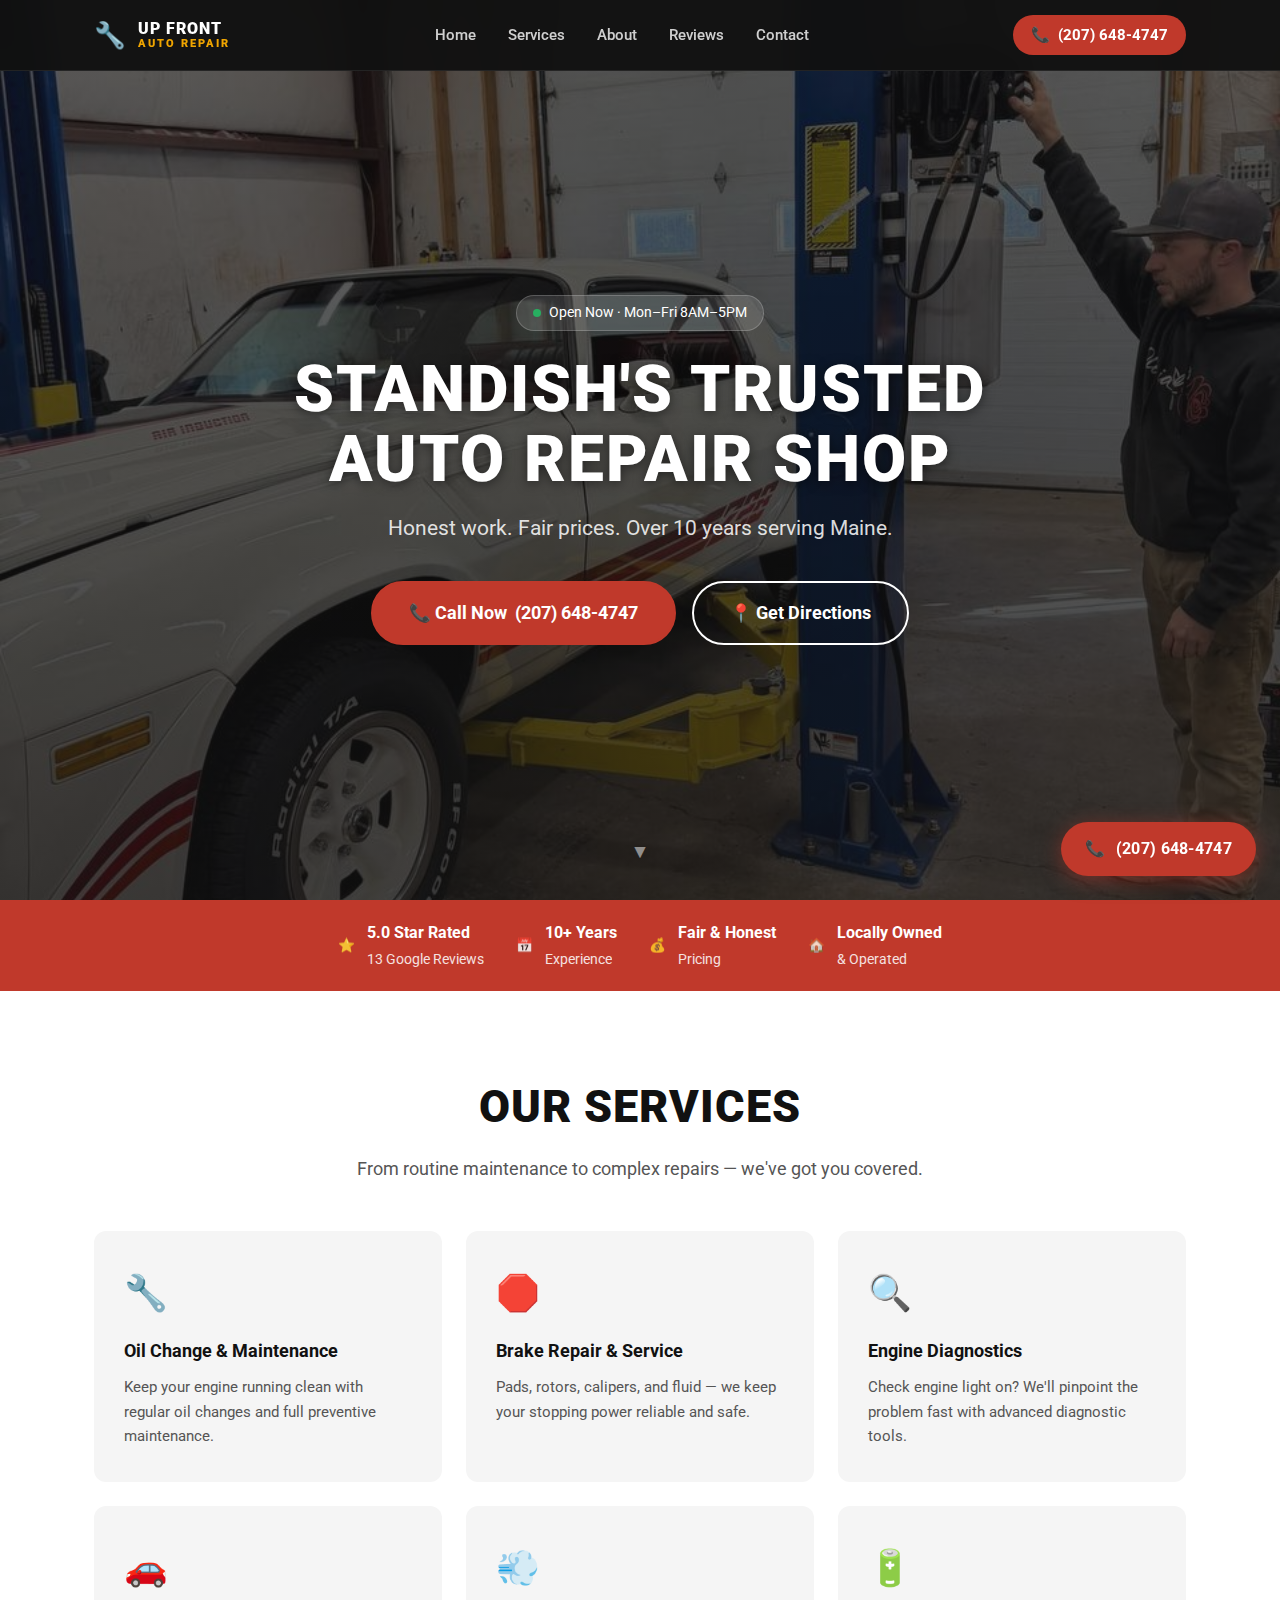
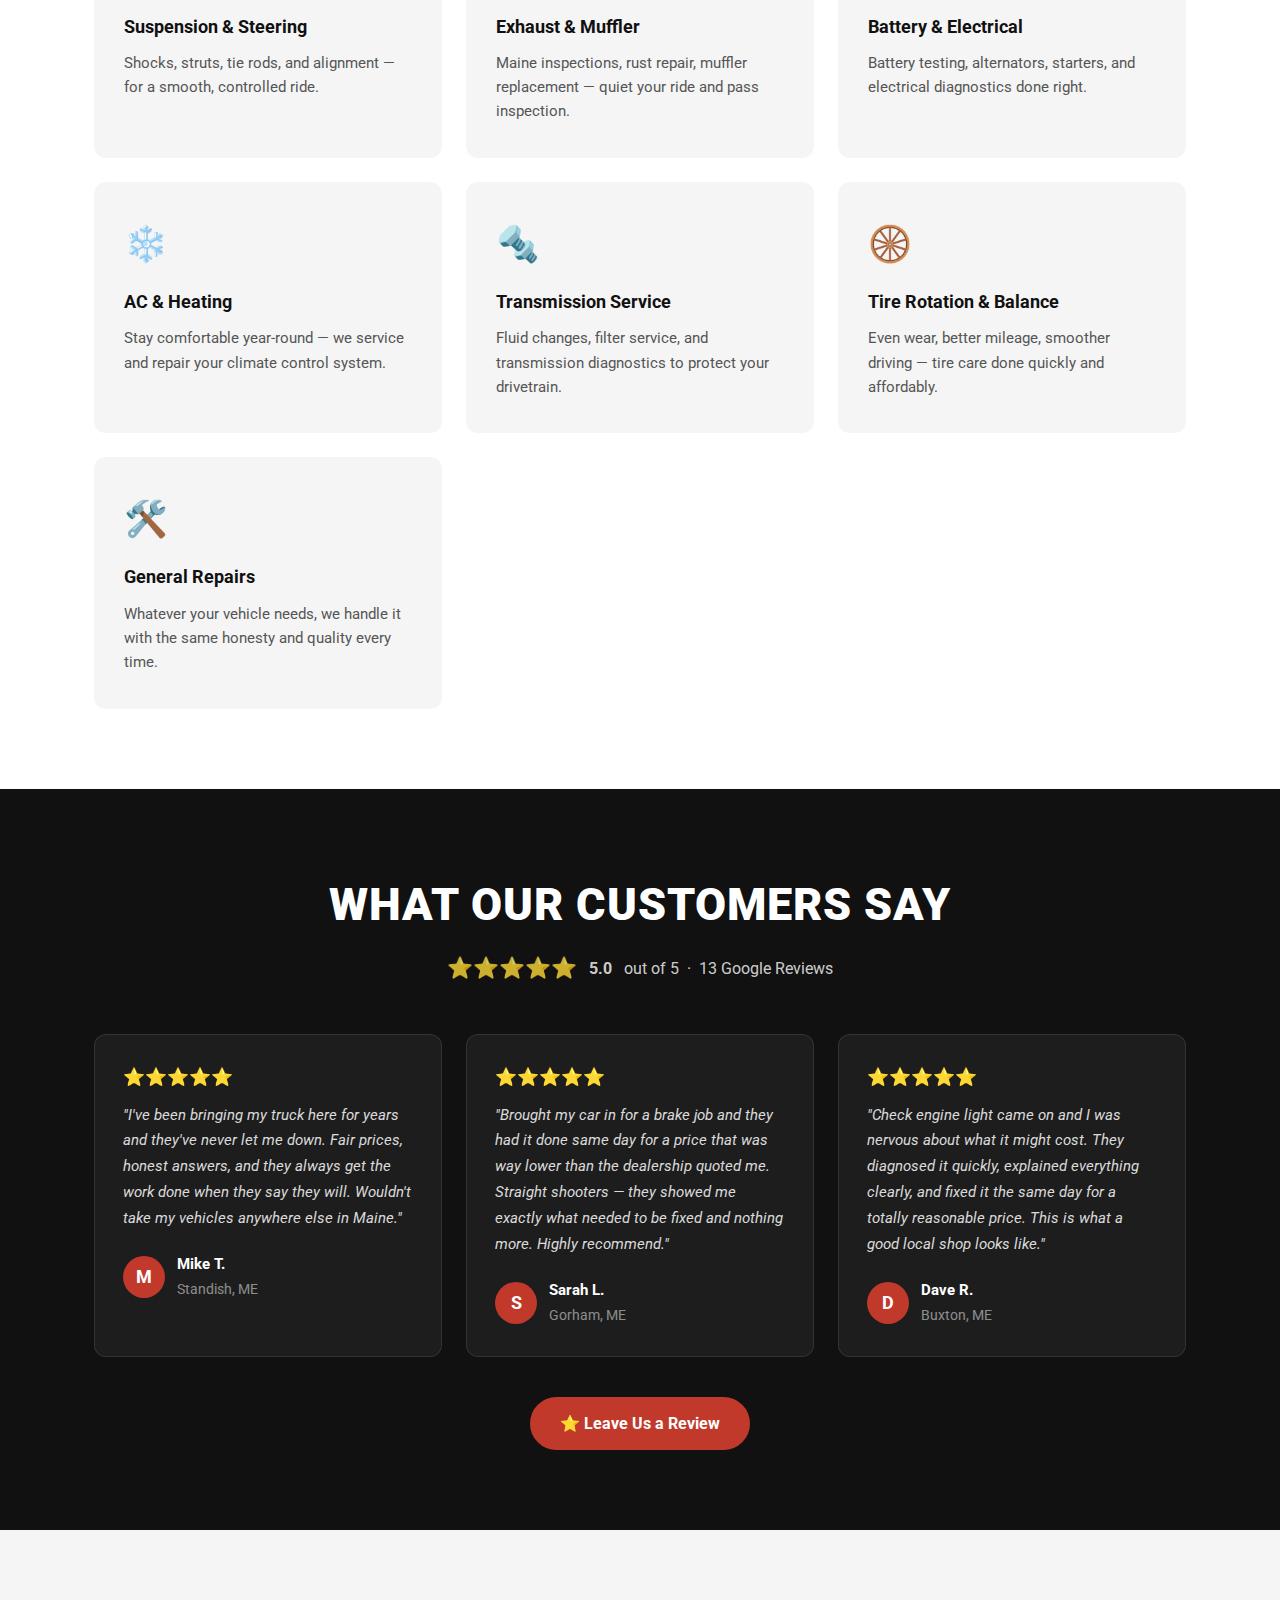
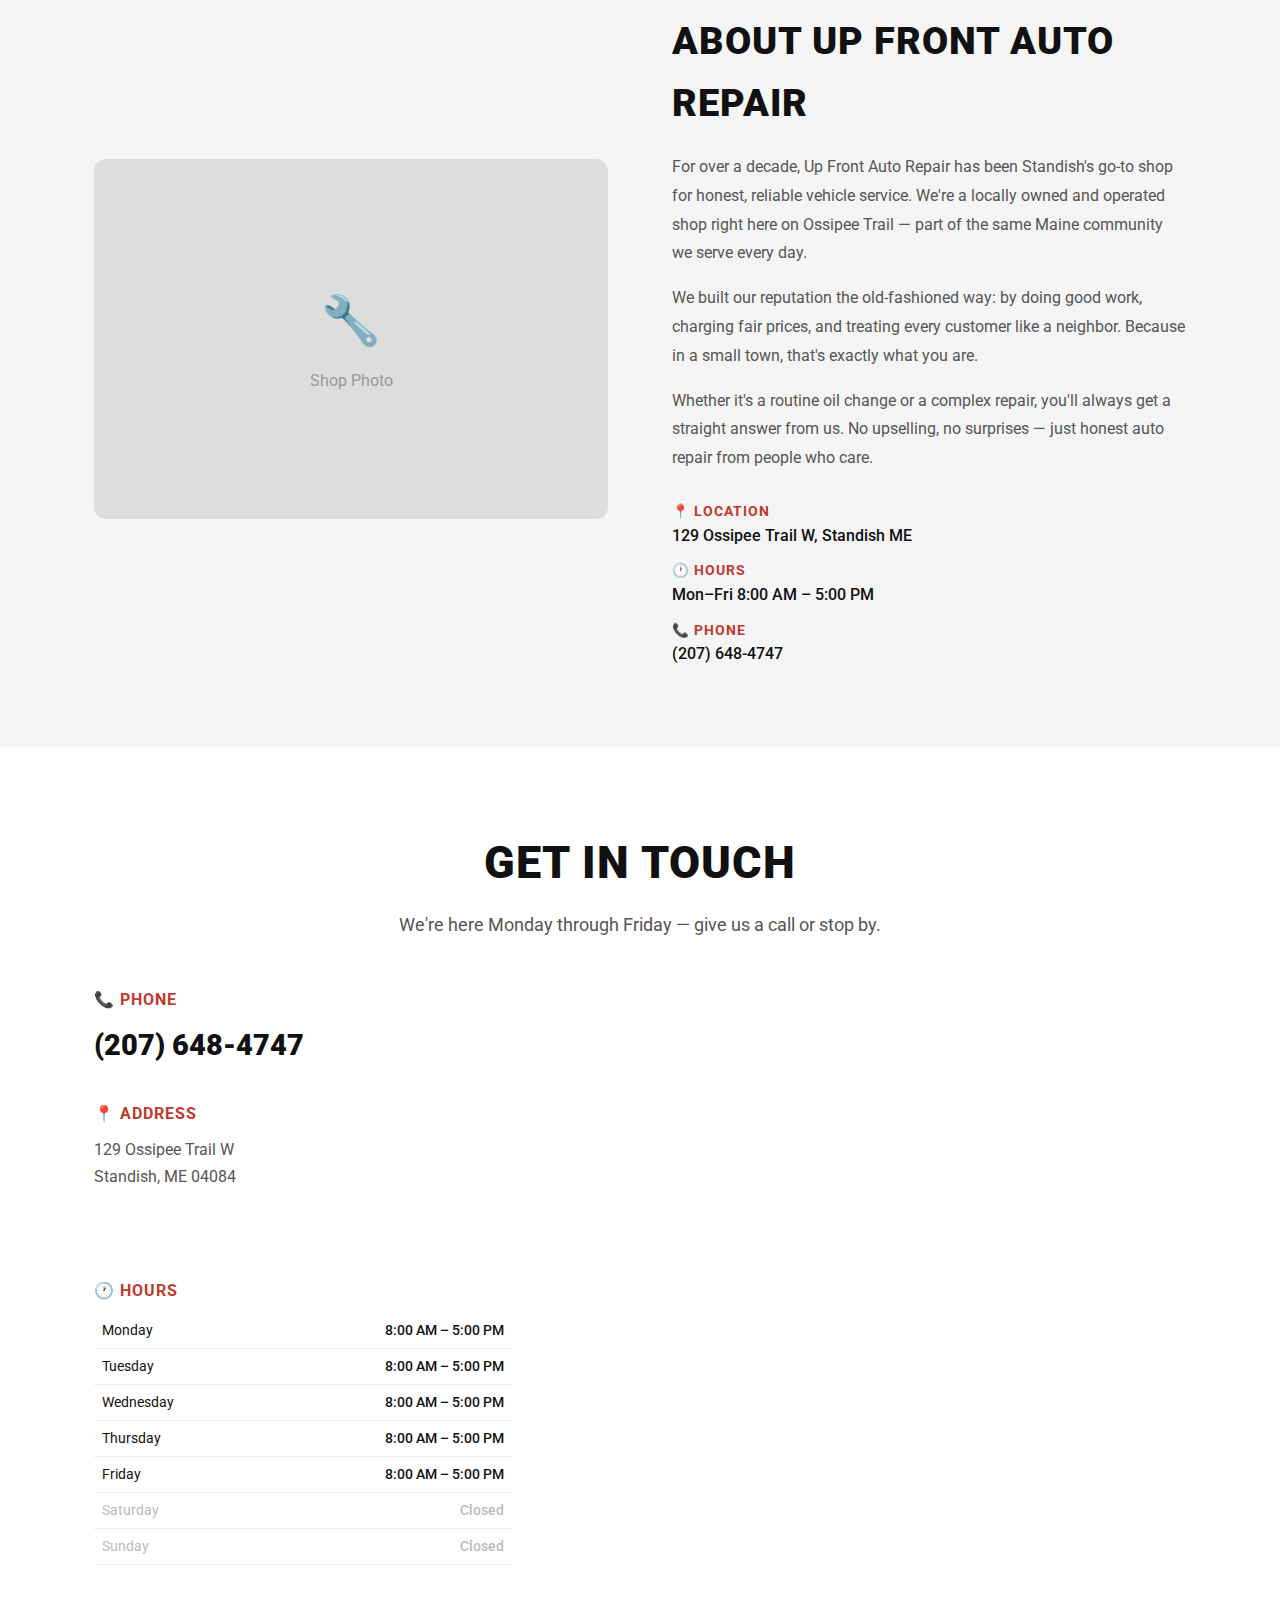
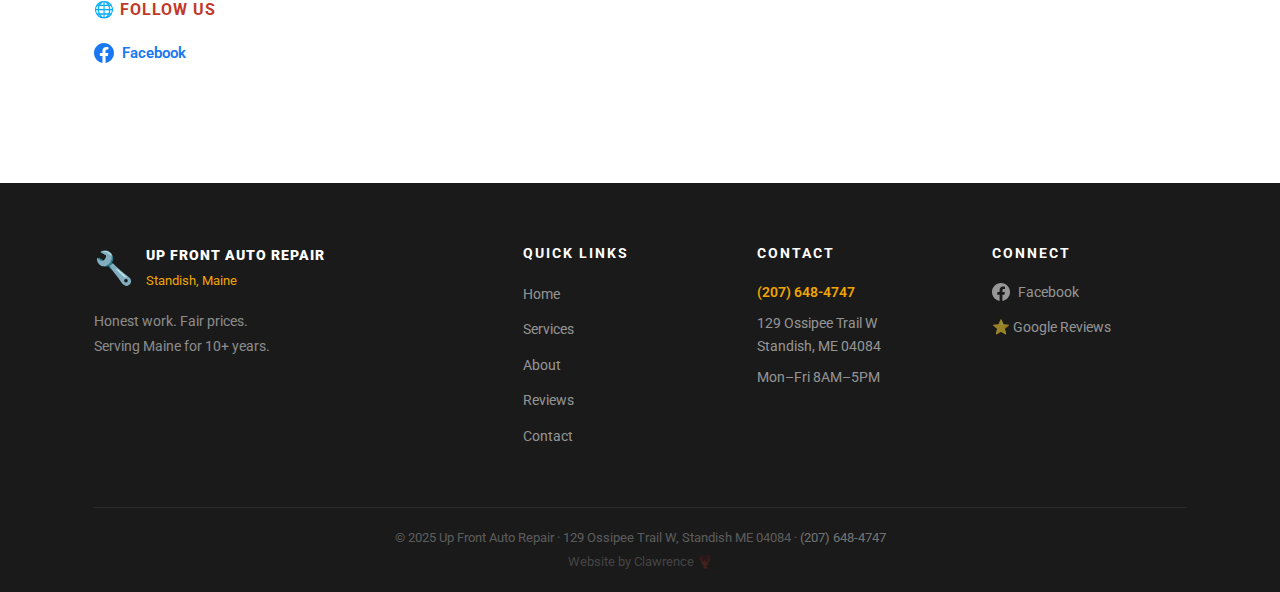
<file: index.html>
<!DOCTYPE html>
<html lang="en">
<head>
  <meta charset="UTF-8" />
  <meta http-equiv="Content-Security-Policy" content="upgrade-insecure-requests">
  <meta name="viewport" content="width=device-width, initial-scale=1.0" />
  <title>Auto Repair Standish ME | Call (207) 648-4747 | Up Front Auto Repair</title>
  <meta name="description" content="Call Up Front Auto Repair in Standish, Maine: (207) 648-4747. #1 rated auto repair shop near Standish, Gorham, Windham. Oil changes, brakes, diagnostics. Open Mon-Fri 8AM-5PM." />
  <link rel="canonical" href="https://upfrontautorepair207.com/" />

  <!-- Voice Search & Call Optimization -->
  <meta name="telephone" content="+12076484747" />
  <meta name="business:contact_data:phone_number" content="+12076484747" />
  <meta name="business:contact_data:street_address" content="129 Ossipee Trail W" />
  <meta name="business:contact_data:locality" content="Standish" />
  <meta name="business:contact_data:region" content="ME" />
  <meta name="business:contact_data:postal_code" content="04084" />
  <meta name="business:contact_data:country_name" content="United States" />

  <!-- Apple / iOS call intent -->
  <meta name="apple-mobile-web-app-capable" content="yes" />
  <meta name="format-detection" content="telephone=yes" />

  <!-- Google speakable — tells Google Assistant exactly what to read aloud -->
  <meta name="speakable" content="(207) 648-4747" />

  <!-- Open Graph -->
  <meta property="og:title" content="Up Front Auto Repair | Standish, ME" />
  <meta property="og:description" content="Honest auto repair, oil changes, brakes, diagnostics & more. 5-star rated. Call (207) 648-4747." />
  <meta property="og:type" content="website" />
  <meta property="og:url" content="https://upfrontautorepair.com/" />
  <meta property="og:image" content="https://upfrontautorepair.com/og-image.jpg" />
  <meta property="og:locale" content="en_US" />

  <!-- Google Fonts -->
  <link rel="preconnect" href="https://fonts.googleapis.com" />
  <link rel="preconnect" href="https://fonts.gstatic.com" crossorigin />
  <link href="https://fonts.googleapis.com/css2?family=Roboto:wght@400;500;700;900&display=swap" rel="stylesheet" />
  <link rel="stylesheet" href="styles.css" />



  <!-- Schema.org LocalBusiness JSON-LD — Voice Search Optimized -->
  <script type="application/ld+json">
  {
    "@context": "https://schema.org",
    "@type": ["AutoRepair", "LocalBusiness"],
    "name": "Up Front Auto Repair",
    "alternateName": ["Up Front Auto", "Upfront Auto Repair Standish", "Up Front Auto Repair Standish Maine"],
    "description": "Up Front Auto Repair in Standish, Maine offers honest, affordable auto repair including oil changes, brakes, engine diagnostics, tire service, and general maintenance. Family-owned, 5-star rated, serving Standish, Gorham, Windham, Scarborough, and all of Cumberland County.",
    "image": [
      "https://upfrontautorepair.com/og-image.jpg",
      "https://clawrenceisthebestboy-dev.github.io/upfront-auto-repair/shop.jpg",
      "https://upfrontautorepair.com/img/lobby.jpg"
    ],
    "url": "https://upfrontautorepair.com/",
    "telephone": "+12076484747",
    "priceRange": "$$",
    "currenciesAccepted": "USD",
    "paymentAccepted": "Cash, Credit Card, Debit Card",
    "address": {
      "@type": "PostalAddress",
      "streetAddress": "129 Ossipee Trail W",
      "addressLocality": "Standish",
      "addressRegion": "ME",
      "postalCode": "04084",
      "addressCountry": "US"
    },
    "geo": {
      "@type": "GeoCoordinates",
      "latitude": 43.7037,
      "longitude": -70.5831
    },
    "hasMap": "https://maps.google.com/?q=Up+Front+Auto+Repair+129+Ossipee+Trail+W+Standish+ME",
    "openingHoursSpecification": [
      {
        "@type": "OpeningHoursSpecification",
        "dayOfWeek": ["Monday","Tuesday","Wednesday","Thursday","Friday"],
        "opens": "08:00",
        "closes": "17:00"
      }
    ],
    "openingHours": ["Mo-Fr 08:00-17:00"],
    "aggregateRating": {
      "@type": "AggregateRating",
      "ratingValue": "5.0",
      "reviewCount": "13",
      "bestRating": "5",
      "worstRating": "1"
    },
    "areaServed": [
      {"@type": "City", "name": "Standish", "addressRegion": "ME"},
      {"@type": "City", "name": "Gorham", "addressRegion": "ME"},
      {"@type": "City", "name": "Windham", "addressRegion": "ME"},
      {"@type": "City", "name": "Scarborough", "addressRegion": "ME"},
      {"@type": "City", "name": "Buxton", "addressRegion": "ME"},
      {"@type": "City", "name": "Hollis", "addressRegion": "ME"},
      {"@type": "County", "name": "Cumberland County", "addressRegion": "ME"}
    ],
    "serviceArea": {
      "@type": "GeoCircle",
      "geoMidpoint": {"@type": "GeoCoordinates", "latitude": 43.7037, "longitude": -70.5831},
      "geoRadius": "30000"
    },
    "hasOfferCatalog": {
      "@type": "OfferCatalog",
      "name": "Auto Repair Services",
      "itemListElement": [
        {"@type": "Offer", "itemOffered": {"@type": "Service", "name": "Oil Change", "description": "Full-service oil change with filter replacement"}},
        {"@type": "Offer", "itemOffered": {"@type": "Service", "name": "Brake Repair", "description": "Brake pad replacement, rotor resurfacing and replacement"}},
        {"@type": "Offer", "itemOffered": {"@type": "Service", "name": "Engine Diagnostics", "description": "Check engine light diagnosis and repair"}},
        {"@type": "Offer", "itemOffered": {"@type": "Service", "name": "Tire Service", "description": "Tire rotation, balancing, and replacement"}},
        {"@type": "Offer", "itemOffered": {"@type": "Service", "name": "Transmission Service", "description": "Transmission fluid service and repair"}},
        {"@type": "Offer", "itemOffered": {"@type": "Service", "name": "Suspension Repair", "description": "Shocks, struts, and alignment service"}},
        {"@type": "Offer", "itemOffered": {"@type": "Service", "name": "General Maintenance", "description": "Full vehicle inspection and preventative maintenance"}}
      ]
    },
    "sameAs": [
      "https://www.facebook.com/615751969920052",
      "https://www.google.com/maps/place/Up+Front+Auto+Repair",
      "https://www.yelp.com/biz/up-front-auto-repair-standish"
    ],
    "knowsAbout": ["Auto Repair", "Oil Change", "Brake Repair", "Engine Diagnostics", "Tire Service", "Transmission", "Suspension"],
    "slogan": "Honest Auto Repair You Can Count On"
  }
  </script>

  <!-- CallAction Schema — triggers "call" action on Google Assistant / Siri -->
  <script type="application/ld+json">
  {
    "@context": "https://schema.org",
    "@type": "AutoRepair",
    "name": "Up Front Auto Repair",
    "telephone": "+12076484747",
    "potentialAction": [
      {
        "@type": "ReserveAction",
        "name": "Book Appointment",
        "target": {
          "@type": "EntryPoint",
          "urlTemplate": "tel:+12076484747",
          "actionPlatform": [
            "http://schema.org/MobileWebPlatform",
            "http://schema.org/IOSPlatform",
            "http://schema.org/AndroidPlatform"
          ]
        }
      },
      {
        "@type": "CommunicateAction",
        "name": "Call Now",
        "target": {
          "@type": "EntryPoint",
          "urlTemplate": "tel:+12076484747",
          "actionPlatform": [
            "http://schema.org/MobileWebPlatform",
            "http://schema.org/IOSPlatform",
            "http://schema.org/AndroidPlatform"
          ]
        }
      }
    ]
  }
  </script>

  <!-- Speakable Schema — Google Assistant reads this section aloud when asked -->
  <script type="application/ld+json">
  {
    "@context": "https://schema.org",
    "@type": "WebPage",
    "name": "Up Front Auto Repair — Call (207) 648-4747",
    "speakable": {
      "@type": "SpeakableSpecification",
      "cssSelector": ["#speakable-summary", "#speakable-phone", "#speakable-hours"]
    },
    "url": "https://upfrontautorepair.com/"
  }
  </script>

  <!-- FAQ Schema — Powers Voice Search Answers (Google Assistant, Siri, Alexa) -->
  <script type="application/ld+json">
  {
    "@context": "https://schema.org",
    "@type": "FAQPage",
    "mainEntity": [
      {
        "@type": "Question",
        "name": "Where is Up Front Auto Repair located?",
        "acceptedAnswer": {
          "@type": "Answer",
          "text": "Up Front Auto Repair is located at 129 Ossipee Trail West, Standish, Maine 04084. We are open Monday through Friday, 8 AM to 5 PM."
        }
      },
      {
        "@type": "Question",
        "name": "What is the phone number for Up Front Auto Repair?",
        "acceptedAnswer": {
          "@type": "Answer",
          "text": "You can call Up Front Auto Repair at (207) 648-4747. We are available Monday through Friday from 8 AM to 5 PM."
        }
      },
      {
        "@type": "Question",
        "name": "What auto repair services does Up Front Auto Repair offer?",
        "acceptedAnswer": {
          "@type": "Answer",
          "text": "Up Front Auto Repair in Standish, Maine offers oil changes, brake repair, engine diagnostics, tire service, transmission service, suspension repair, and general vehicle maintenance. We service all makes and models."
        }
      },
      {
        "@type": "Question",
        "name": "What are the hours for Up Front Auto Repair?",
        "acceptedAnswer": {
          "@type": "Answer",
          "text": "Up Front Auto Repair is open Monday through Friday from 8:00 AM to 5:00 PM. We are closed on weekends."
        }
      },
      {
        "@type": "Question",
        "name": "Is Up Front Auto Repair near me?",
        "acceptedAnswer": {
          "@type": "Answer",
          "text": "Up Front Auto Repair serves Standish, Gorham, Windham, Scarborough, Buxton, Hollis, and all of Cumberland County in Maine. We are located at 129 Ossipee Trail West in Standish, ME."
        }
      },
      {
        "@type": "Question",
        "name": "How much does an oil change cost at Up Front Auto Repair?",
        "acceptedAnswer": {
          "@type": "Answer",
          "text": "Up Front Auto Repair offers competitively priced oil changes in Standish, Maine. Call us at (207) 648-4747 for current pricing."
        }
      },
      {
        "@type": "Question",
        "name": "Does Up Front Auto Repair fix check engine lights?",
        "acceptedAnswer": {
          "@type": "Answer",
          "text": "Yes. Up Front Auto Repair in Standish, Maine provides full engine diagnostic services including check engine light diagnosis and repair. Call (207) 648-4747 to schedule."
        }
      },
      {
        "@type": "Question",
        "name": "Who is the best auto repair shop near Standish Maine?",
        "acceptedAnswer": {
          "@type": "Answer",
          "text": "Up Front Auto Repair in Standish, Maine is a 5-star rated auto repair shop serving Cumberland County. Located at 129 Ossipee Trail West, Standish ME. Call (207) 648-4747."
        }
      }
    ]
  }
  </script>
</head>
<body>

  <!-- SPEAKABLE ELEMENTS — Google Assistant reads these when asked about the business -->
  <!-- Hidden visually but readable by voice assistants -->
  <div style="position:absolute;left:-9999px;top:-9999px;" aria-hidden="false">
    <span id="speakable-summary">Up Front Auto Repair is located at 129 Ossipee Trail West in Standish, Maine. We offer oil changes, brake repair, engine diagnostics, and general auto maintenance.</span>
    <span id="speakable-phone">Our phone number is 2 0 7, 6 4 8, 4 7 4 7. Call us at (207) 648-4747.</span>
    <span id="speakable-hours">We are open Monday through Friday from 8 AM to 5 PM.</span>
  </div>

  <!-- FLOATING CALL BUTTON — shown on mobile, always visible -->
  <a href="tel:+12076484747"
     id="floatingCall"
     style="
       position: fixed;
       bottom: 24px;
       right: 24px;
       z-index: 9999;
       background: #c0392b;
       color: white;
       border-radius: 50px;
       padding: 14px 24px;
       font-size: 16px;
       font-weight: 700;
       text-decoration: none;
       box-shadow: 0 4px 20px rgba(192,57,43,0.5);
       display: flex;
       align-items: center;
       gap: 10px;
       letter-spacing: 0.3px;
       animation: pulse-call 2s infinite;
     "
     aria-label="Call Up Front Auto Repair at (207) 648-4747">
    📞 <span>(207) 648-4747</span>
  </a>

  <style>
    @keyframes pulse-call {
      0%, 100% { box-shadow: 0 4px 20px rgba(192,57,43,0.5); }
      50% { box-shadow: 0 4px 32px rgba(192,57,43,0.85); }
    }
    /* Hide floating button on desktop, show on mobile */
    @media (min-width: 769px) {
      #floatingCall span { display: inline; }
    }
  </style>

  <!-- ===== HEADER / NAV ===== -->
  <header class="site-header" id="top">
    <div class="header-inner container">
      <a href="#top" class="logo">
        <span class="logo-icon">🔧</span>
        <div class="logo-text">
          <span class="logo-main">UP FRONT</span>
          <span class="logo-sub">AUTO REPAIR</span>
        </div>
      </a>

      <nav class="main-nav" id="mainNav">
        <ul>
          <li><a href="#home" class="nav-link">Home</a></li>
          <li><a href="#services" class="nav-link">Services</a></li>
          <li><a href="#about" class="nav-link">About</a></li>
          <li><a href="#reviews" class="nav-link">Reviews</a></li>
          <li><a href="#contact" class="nav-link">Contact</a></li>
        </ul>
      </nav>

      <a href="tel:+12076484747" class="header-phone">
        <span class="phone-icon">📞</span>
        <span>(207) 648-4747</span>
      </a>

      <button class="hamburger" id="hamburger" aria-label="Open menu" aria-expanded="false">
        <span></span><span></span><span></span>
      </button>
    </div>
  </header>

  <!-- Mobile Nav Overlay -->
  <div class="mobile-nav-overlay" id="mobileNavOverlay">
    <ul>
      <li><a href="#home" class="mobile-nav-link">Home</a></li>
      <li><a href="#services" class="mobile-nav-link">Services</a></li>
      <li><a href="#about" class="mobile-nav-link">About</a></li>
      <li><a href="#reviews" class="mobile-nav-link">Reviews</a></li>
      <li><a href="#contact" class="mobile-nav-link">Contact</a></li>
      <li>
        <a href="tel:+12076484747" class="mobile-nav-call">📞 (207) 648-4747</a>
      </li>
    </ul>
  </div>

  <!-- ===== HERO ===== -->
  <section class="hero" id="home">
    <div class="hero-bg"></div>
    <div class="hero-content container">
      <div class="hero-badge" id="openStatus">
        <span class="status-dot"></span>
        <span class="status-text">Checking hours...</span>
      </div>
      <h1>Standish's Trusted<br/>Auto Repair Shop</h1>
      <p class="hero-sub">Honest work. Fair prices. Over 10 years serving Maine.</p>
      <div class="hero-ctas">
        <a href="tel:+12076484747" class="btn btn-primary btn-lg">
          📞 Call Now &nbsp;(207) 648-4747
        </a>
        <a href="https://maps.google.com/?q=129+Ossipee+Trail+W,+Standish,+ME+04084" target="_blank" rel="noopener" class="btn btn-outline btn-lg">
          📍 Get Directions
        </a>
      </div>
    </div>
    <div class="hero-scroll-hint">
      <span>▼</span>
    </div>
  </section>

  <!-- ===== TRUST BADGES ===== -->
  <section class="trust-bar">
    <div class="container">
      <div class="trust-grid">
        <div class="trust-item">
          <span class="trust-icon">⭐</span>
          <div>
            <strong>5.0 Star Rated</strong>
            <span>13 Google Reviews</span>
          </div>
        </div>
        <div class="trust-item">
          <span class="trust-icon">📅</span>
          <div>
            <strong>10+ Years</strong>
            <span>Experience</span>
          </div>
        </div>
        <div class="trust-item">
          <span class="trust-icon">💰</span>
          <div>
            <strong>Fair &amp; Honest</strong>
            <span>Pricing</span>
          </div>
        </div>
        <div class="trust-item">
          <span class="trust-icon">🏠</span>
          <div>
            <strong>Locally Owned</strong>
            <span>&amp; Operated</span>
          </div>
        </div>
      </div>
    </div>
  </section>

  <!-- ===== SERVICES ===== -->
  <section class="services" id="services">
    <div class="container">
      <div class="section-header">
        <h2>Our Services</h2>
        <p>From routine maintenance to complex repairs — we've got you covered.</p>
      </div>
      <div class="services-grid">

        <div class="service-card">
          <div class="service-icon">🔧</div>
          <h3>Oil Change &amp; Maintenance</h3>
          <p>Keep your engine running clean with regular oil changes and full preventive maintenance.</p>
        </div>

        <div class="service-card">
          <div class="service-icon">🛑</div>
          <h3>Brake Repair &amp; Service</h3>
          <p>Pads, rotors, calipers, and fluid — we keep your stopping power reliable and safe.</p>
        </div>

        <div class="service-card">
          <div class="service-icon">🔍</div>
          <h3>Engine Diagnostics</h3>
          <p>Check engine light on? We'll pinpoint the problem fast with advanced diagnostic tools.</p>
        </div>

        <div class="service-card">
          <div class="service-icon">🚗</div>
          <h3>Suspension &amp; Steering</h3>
          <p>Shocks, struts, tie rods, and alignment — for a smooth, controlled ride.</p>
        </div>

        <div class="service-card">
          <div class="service-icon">💨</div>
          <h3>Exhaust &amp; Muffler</h3>
          <p>Maine inspections, rust repair, muffler replacement — quiet your ride and pass inspection.</p>
        </div>

        <div class="service-card">
          <div class="service-icon">🔋</div>
          <h3>Battery &amp; Electrical</h3>
          <p>Battery testing, alternators, starters, and electrical diagnostics done right.</p>
        </div>

        <div class="service-card">
          <div class="service-icon">❄️</div>
          <h3>AC &amp; Heating</h3>
          <p>Stay comfortable year-round — we service and repair your climate control system.</p>
        </div>

        <div class="service-card">
          <div class="service-icon">🔩</div>
          <h3>Transmission Service</h3>
          <p>Fluid changes, filter service, and transmission diagnostics to protect your drivetrain.</p>
        </div>

        <div class="service-card">
          <div class="service-icon">🛞</div>
          <h3>Tire Rotation &amp; Balance</h3>
          <p>Even wear, better mileage, smoother driving — tire care done quickly and affordably.</p>
        </div>

        <div class="service-card">
          <div class="service-icon">🛠️</div>
          <h3>General Repairs</h3>
          <p>Whatever your vehicle needs, we handle it with the same honesty and quality every time.</p>
        </div>

      </div>
    </div>
  </section>

  <!-- ===== REVIEWS ===== -->
  <section class="reviews" id="reviews">
    <div class="container">
      <div class="section-header light">
        <h2>What Our Customers Say</h2>
        <div class="review-summary">
          <span class="stars">⭐⭐⭐⭐⭐</span>
          <strong>5.0</strong> out of 5 &nbsp;·&nbsp; 13 Google Reviews
        </div>
      </div>

      <div class="reviews-grid">

        <div class="review-card">
          <div class="review-stars">⭐⭐⭐⭐⭐</div>
          <p class="review-text">"I've been bringing my truck here for years and they've never let me down. Fair prices, honest answers, and they always get the work done when they say they will. Wouldn't take my vehicles anywhere else in Maine."</p>
          <div class="reviewer">
            <div class="reviewer-avatar">M</div>
            <div>
              <strong>Mike T.</strong>
              <span>Standish, ME</span>
            </div>
          </div>
        </div>

        <div class="review-card">
          <div class="review-stars">⭐⭐⭐⭐⭐</div>
          <p class="review-text">"Brought my car in for a brake job and they had it done same day for a price that was way lower than the dealership quoted me. Straight shooters — they showed me exactly what needed to be fixed and nothing more. Highly recommend."</p>
          <div class="reviewer">
            <div class="reviewer-avatar">S</div>
            <div>
              <strong>Sarah L.</strong>
              <span>Gorham, ME</span>
            </div>
          </div>
        </div>

        <div class="review-card">
          <div class="review-stars">⭐⭐⭐⭐⭐</div>
          <p class="review-text">"Check engine light came on and I was nervous about what it might cost. They diagnosed it quickly, explained everything clearly, and fixed it the same day for a totally reasonable price. This is what a good local shop looks like."</p>
          <div class="reviewer">
            <div class="reviewer-avatar">D</div>
            <div>
              <strong>Dave R.</strong>
              <span>Buxton, ME</span>
            </div>
          </div>
        </div>

      </div>

      <div class="reviews-cta">
        <a href="https://g.page/r/CXq8b_a9JviMEAE/review" target="_blank" rel="noopener" class="btn btn-primary">
          ⭐ Leave Us a Review
        </a>
      </div>
    </div>
  </section>

  <!-- ===== ABOUT ===== -->
  <section class="about" id="about">
    <div class="container">
      <div class="about-grid">
        <div class="about-photo">
          <div class="photo-placeholder">
            <span>🔧</span>
            <p>Shop Photo</p>
          </div>
        </div>
        <div class="about-content">
          <h2>About Up Front Auto Repair</h2>
          <p>For over a decade, Up Front Auto Repair has been Standish's go-to shop for honest, reliable vehicle service. We're a locally owned and operated shop right here on Ossipee Trail — part of the same Maine community we serve every day.</p>
          <p>We built our reputation the old-fashioned way: by doing good work, charging fair prices, and treating every customer like a neighbor. Because in a small town, that's exactly what you are.</p>
          <p>Whether it's a routine oil change or a complex repair, you'll always get a straight answer from us. No upselling, no surprises — just honest auto repair from people who care.</p>
          <div class="about-meta">
            <div class="about-meta-item">
              <strong>📍 Location</strong>
              <span>129 Ossipee Trail W, Standish ME</span>
            </div>
            <div class="about-meta-item">
              <strong>🕐 Hours</strong>
              <span>Mon–Fri 8:00 AM – 5:00 PM</span>
            </div>
            <div class="about-meta-item">
              <strong>📞 Phone</strong>
              <span><a href="tel:+12076484747">(207) 648-4747</a></span>
            </div>
          </div>
        </div>
      </div>
    </div>
  </section>

  <!-- ===== CONTACT ===== -->
  <section class="contact" id="contact">
    <div class="container">
      <div class="section-header">
        <h2>Get In Touch</h2>
        <p>We're here Monday through Friday — give us a call or stop by.</p>
      </div>

      <div class="contact-grid">
        <div class="contact-info">

          <div class="contact-block">
            <h3>📞 Phone</h3>
            <a href="tel:+12076484747" class="contact-phone">(207) 648-4747</a>
          </div>

          <div class="contact-block">
            <h3>📍 Address</h3>
            <address>
              129 Ossipee Trail W<br/>
              Standish, ME 04084
            </address>
            <a href="https://maps.google.com/?q=129+Ossipee+Trail+W,+Standish,+ME+04084" target="_blank" rel="noopener" class="btn btn-outline btn-sm">Get Directions →</a>
          </div>

          <div class="contact-block">
            <h3>🕐 Hours</h3>
            <table class="hours-table">
              <tbody>
                <tr><td>Monday</td><td>8:00 AM – 5:00 PM</td></tr>
                <tr><td>Tuesday</td><td>8:00 AM – 5:00 PM</td></tr>
                <tr><td>Wednesday</td><td>8:00 AM – 5:00 PM</td></tr>
                <tr><td>Thursday</td><td>8:00 AM – 5:00 PM</td></tr>
                <tr><td>Friday</td><td>8:00 AM – 5:00 PM</td></tr>
                <tr class="closed"><td>Saturday</td><td>Closed</td></tr>
                <tr class="closed"><td>Sunday</td><td>Closed</td></tr>
              </tbody>
            </table>
          </div>

          <div class="contact-block">
            <h3>🌐 Follow Us</h3>
            <a href="https://www.facebook.com/615751969920052" target="_blank" rel="noopener" class="social-link facebook">
              <svg width="20" height="20" viewBox="0 0 24 24" fill="currentColor"><path d="M24 12.073c0-6.627-5.373-12-12-12s-12 5.373-12 12c0 5.99 4.388 10.954 10.125 11.854v-8.385H7.078v-3.47h3.047V9.43c0-3.007 1.792-4.669 4.533-4.669 1.312 0 2.686.235 2.686.235v2.953H15.83c-1.491 0-1.956.925-1.956 1.874v2.25h3.328l-.532 3.47h-2.796v8.385C19.612 23.027 24 18.062 24 12.073z"/></svg>
              Facebook
            </a>
          </div>

        </div>

        <div class="contact-map">
          <iframe
            src="https://www.google.com/maps/embed?pb=!1m18!1m12!1m3!1d2883.0!2d-70.5831!3d43.7037!2m3!1f0!2f0!3f0!3m2!1i1024!2i768!4f13.1!3m3!1m2!1s0x4cb2a3e7c1a1a1a1%3A0x8b7af6bd9f6ebce4!2s129%20Ossipee%20Trail%20W%2C%20Standish%2C%20ME%2004084!5e0!3m2!1sen!2sus!4v1700000000000!5m2!1sen!2sus"
            width="100%"
            height="400"
            style="border:0;"
            allowfullscreen=""
            loading="lazy"
            referrerpolicy="no-referrer-when-downgrade"
            title="Up Front Auto Repair Location"
          ></iframe>
        </div>
      </div>
    </div>
  </section>

  <!-- ===== FOOTER ===== -->
  <footer class="site-footer">
    <div class="container">
      <div class="footer-grid">
        <div class="footer-brand">
          <div class="footer-logo">
            <span>🔧</span>
            <div>
              <strong>UP FRONT AUTO REPAIR</strong>
              <span>Standish, Maine</span>
            </div>
          </div>
          <p>Honest work. Fair prices.<br/>Serving Maine for 10+ years.</p>
        </div>

        <div class="footer-links">
          <h4>Quick Links</h4>
          <ul>
            <li><a href="#home">Home</a></li>
            <li><a href="#services">Services</a></li>
            <li><a href="#about">About</a></li>
            <li><a href="#reviews">Reviews</a></li>
            <li><a href="#contact">Contact</a></li>
          </ul>
        </div>

        <div class="footer-contact">
          <h4>Contact</h4>
          <p><a href="tel:+12076484747">(207) 648-4747</a></p>
          <p>129 Ossipee Trail W<br/>Standish, ME 04084</p>
          <p>Mon–Fri 8AM–5PM</p>
        </div>

        <div class="footer-social">
          <h4>Connect</h4>
          <a href="https://www.facebook.com/615751969920052" target="_blank" rel="noopener" class="footer-social-link">
            <svg width="18" height="18" viewBox="0 0 24 24" fill="currentColor"><path d="M24 12.073c0-6.627-5.373-12-12-12s-12 5.373-12 12c0 5.99 4.388 10.954 10.125 11.854v-8.385H7.078v-3.47h3.047V9.43c0-3.007 1.792-4.669 4.533-4.669 1.312 0 2.686.235 2.686.235v2.953H15.83c-1.491 0-1.956.925-1.956 1.874v2.25h3.328l-.532 3.47h-2.796v8.385C19.612 23.027 24 18.062 24 12.073z"/></svg>
            Facebook
          </a>
          <a href="https://g.page/r/CXq8b_a9JviMEAE/review" target="_blank" rel="noopener" class="footer-social-link">
            ⭐ Google Reviews
          </a>
        </div>
      </div>

      <div class="footer-bottom">
        <p>© 2025 Up Front Auto Repair · 129 Ossipee Trail W, Standish ME 04084 · <a href="tel:+12076484747">(207) 648-4747</a></p>
        <p class="footer-credit">Website by Clawrence 🦞</p>
      </div>
    </div>
  </footer>

  <!-- Floating Call Button (mobile) -->
  <a href="tel:+12076484747" class="floating-call" aria-label="Call Us">
    <span>📞</span>
    <span class="floating-call-text">Call Now</span>
  </a>

  <script src="script.js"></script>
</body>
</html>
</file>
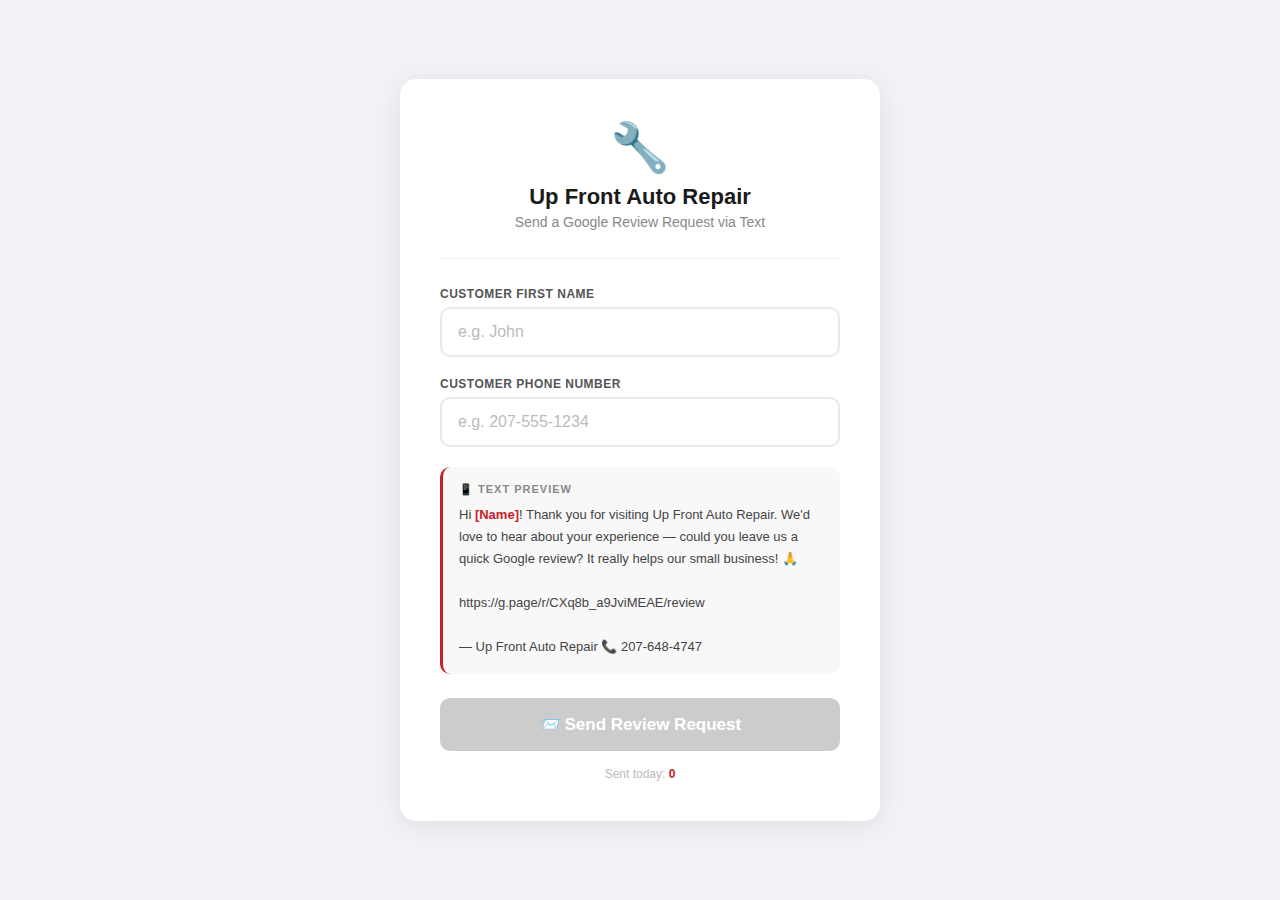
<file: review-tool/index.html>
<!DOCTYPE html>
<html lang="en">
<head>
  <meta charset="UTF-8">
  <meta name="viewport" content="width=device-width, initial-scale=1.0">
  <title>Up Front Auto Repair — Review Request Tool</title>
  <style>
    * { margin: 0; padding: 0; box-sizing: border-box; }

    body {
      font-family: -apple-system, 'Segoe UI', sans-serif;
      background: #f0f2f5;
      min-height: 100vh;
      display: flex;
      align-items: center;
      justify-content: center;
      padding: 20px;
    }

    .card {
      background: white;
      border-radius: 16px;
      padding: 40px;
      width: 100%;
      max-width: 480px;
      box-shadow: 0 4px 24px rgba(0,0,0,0.08);
    }

    .logo {
      text-align: center;
      margin-bottom: 28px;
    }

    .logo-icon { font-size: 48px; margin-bottom: 8px; }

    .logo h1 {
      font-size: 22px;
      font-weight: 800;
      color: #1a1a1a;
      margin-bottom: 4px;
    }

    .logo p { font-size: 14px; color: #888; }

    .divider { height: 1px; background: #f0f0f0; margin-bottom: 28px; }

    label {
      display: block;
      font-size: 12px;
      font-weight: 700;
      color: #555;
      margin-bottom: 6px;
      text-transform: uppercase;
      letter-spacing: 0.5px;
    }

    input {
      width: 100%;
      padding: 14px 16px;
      border: 2px solid #e8e8e8;
      border-radius: 10px;
      font-size: 16px;
      color: #1a1a1a;
      margin-bottom: 20px;
      outline: none;
      transition: border-color 0.2s;
    }

    input:focus { border-color: #c8202a; }
    input::placeholder { color: #bbb; }

    .preview {
      background: #f8f8f8;
      border-radius: 10px;
      padding: 16px;
      margin-bottom: 24px;
      border-left: 3px solid #c8202a;
    }

    .preview-label {
      font-size: 11px;
      font-weight: 700;
      color: #888;
      text-transform: uppercase;
      letter-spacing: 1px;
      margin-bottom: 8px;
    }

    .preview-text {
      font-size: 13px;
      color: #444;
      line-height: 1.7;
    }

    .highlight { color: #c8202a; font-weight: 700; }

    .btn {
      display: block;
      width: 100%;
      padding: 16px;
      background: #c8202a;
      color: white;
      border: none;
      border-radius: 10px;
      font-size: 17px;
      font-weight: 700;
      cursor: pointer;
      text-align: center;
      text-decoration: none;
      transition: background 0.2s, transform 0.1s;
      margin-bottom: 12px;
    }

    .btn:hover { background: #a81820; }
    .btn:active { transform: scale(0.98); }
    .btn:disabled, .btn.disabled { background: #ccc; cursor: not-allowed; pointer-events: none; }

    .counter {
      text-align: center;
      font-size: 12px;
      color: #bbb;
      margin-top: 16px;
    }
    .counter span { font-weight: 700; color: #c8202a; }

    .success {
      display: none;
      text-align: center;
      padding: 20px 0;
    }
    .success-icon { font-size: 52px; margin-bottom: 12px; }
    .success h2 { font-size: 22px; font-weight: 800; color: #1a1a1a; margin-bottom: 8px; }
    .success p { color: #888; font-size: 14px; margin-bottom: 24px; }
    .btn-reset {
      background: #f0f0f0;
      color: #444;
      padding: 12px 28px;
      border-radius: 8px;
      font-size: 15px;
      font-weight: 600;
      cursor: pointer;
      border: none;
      transition: background 0.2s;
    }
    .btn-reset:hover { background: #e0e0e0; }
  </style>
</head>
<body>

<div class="card">

  <div id="form-view">
    <div class="logo">
      <div class="logo-icon">🔧</div>
      <h1>Up Front Auto Repair</h1>
      <p>Send a Google Review Request via Text</p>
    </div>

    <div class="divider"></div>

    <label for="name">Customer First Name</label>
    <input type="text" id="name" placeholder="e.g. John" oninput="updatePreview()" autocomplete="off">

    <label for="phone">Customer Phone Number</label>
    <input type="tel" id="phone" placeholder="e.g. 207-555-1234" oninput="updatePreview()" autocomplete="off">

    <div class="preview">
      <div class="preview-label">📱 Text Preview</div>
      <div class="preview-text" id="preview-text">
        Hi <span class="highlight">[Name]</span>! Thank you for visiting Up Front Auto Repair. We'd love to hear about your experience — could you leave us a quick Google review? It really helps our small business! 🙏<br><br>
        https://g.page/r/CXq8b_a9JviMEAE/review<br><br>
        — Up Front Auto Repair 📞 207-648-4747
      </div>
    </div>

    <a class="btn disabled" id="send-btn" href="#" onclick="return handleSend()">
      📨 Send Review Request
    </a>

    <div class="counter">Sent today: <span id="sent-count">0</span></div>
  </div>

  <div class="success" id="success-view">
    <div class="success-icon">✅</div>
    <h2>Message Opened!</h2>
    <p>Your Messages app should have opened with the text ready to send.<br>Just hit send!</p>
    <button class="btn-reset" onclick="reset()">Send Another</button>
  </div>

</div>

<script>
  const REVIEW_LINK = 'https://g.page/r/CXq8b_a9JviMEAE/review';
  const SHOP_PHONE = '207-648-4747';

  // Load today's count
  let sentCount = parseInt(localStorage.getItem('sentToday') || '0');
  const today = new Date().toDateString();
  if (localStorage.getItem('sentDate') !== today) {
    sentCount = 0;
    localStorage.setItem('sentDate', today);
    localStorage.setItem('sentToday', '0');
  }
  document.getElementById('sent-count').textContent = sentCount;

  function getMessage(name) {
    return `Hi ${name}! Thank you for visiting Up Front Auto Repair. We'd love to hear about your experience — could you leave us a quick Google review? It really helps our small business! 🙏\n\n${REVIEW_LINK}\n\n— Up Front Auto Repair 📞 ${SHOP_PHONE}`;
  }

  function updatePreview() {
    const name = document.getElementById('name').value.trim() || '[Name]';
    const phone = document.getElementById('phone').value.trim();
    const btn = document.getElementById('send-btn');

    document.getElementById('preview-text').innerHTML =
      `Hi <span class="highlight">${name}</span>! Thank you for visiting Up Front Auto Repair. We'd love to hear about your experience — could you leave us a quick Google review? It really helps our small business! 🙏<br><br>${REVIEW_LINK}<br><br>— Up Front Auto Repair 📞 ${SHOP_PHONE}`;

    if (name !== '[Name]' && phone.length >= 7) {
      btn.classList.remove('disabled');
    } else {
      btn.classList.add('disabled');
    }
  }

  function handleSend() {
    const name = document.getElementById('name').value.trim();
    const phone = document.getElementById('phone').value.trim();

    if (!name || phone.length < 7) return false;

    const cleaned = phone.replace(/\D/g, '');
    const msg = encodeURIComponent(getMessage(name));
    const smsLink = `sms:+1${cleaned}&body=${msg}`;

    window.location.href = smsLink;

    // Show success after short delay
    setTimeout(() => {
      sentCount++;
      localStorage.setItem('sentToday', sentCount);
      localStorage.setItem('sentDate', new Date().toDateString());
      document.getElementById('form-view').style.display = 'none';
      document.getElementById('success-view').style.display = 'block';
    }, 500);

    return false;
  }

  function reset() {
    document.getElementById('name').value = '';
    document.getElementById('phone').value = '';
    document.getElementById('sent-count').textContent = sentCount;
    updatePreview();
    document.getElementById('success-view').style.display = 'none';
    document.getElementById('form-view').style.display = 'block';
    document.getElementById('send-btn').classList.add('disabled');
  }
</script>

</body>
</html>
</file>
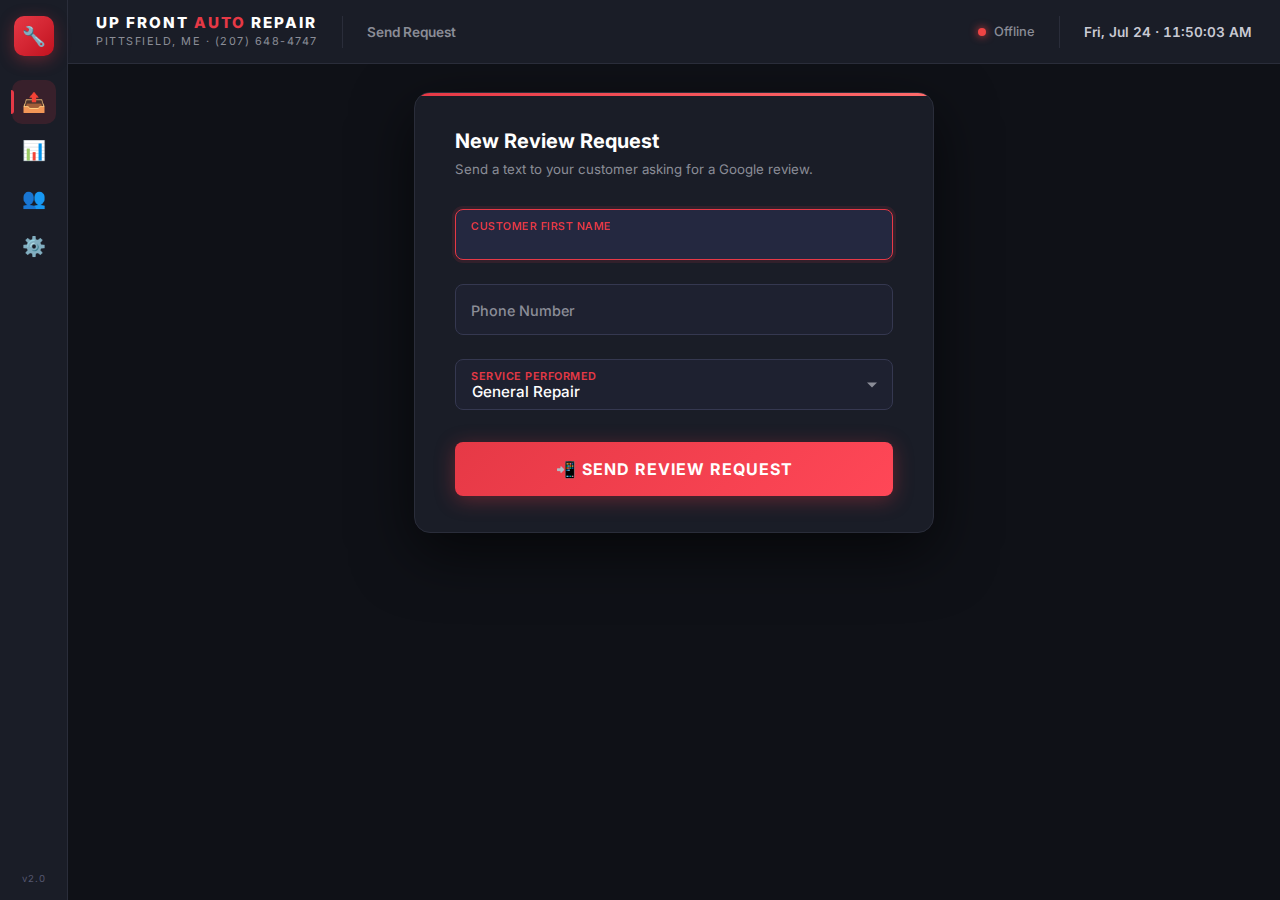
<file: reviews.html>
<!DOCTYPE html>
<html lang="en">
<head>
<meta charset="UTF-8">
<meta name="viewport" content="width=device-width, initial-scale=1.0">
<title>Up Front Auto Repair — Review Manager</title>
<link rel="preconnect" href="https://fonts.googleapis.com">
<link rel="preconnect" href="https://fonts.gstatic.com" crossorigin>
<link href="https://fonts.googleapis.com/css2?family=Inter:wght@400;500;600;700;800;900&display=swap" rel="stylesheet">
<style>
/* ═══════════════════════════════════════════════════════════
   RESET & BASE
═══════════════════════════════════════════════════════════ */
*,*::before,*::after{box-sizing:border-box;margin:0;padding:0}
:root{
  --bg:          #0f1117;
  --surface:     #1a1d27;
  --surface2:    #1e2130;
  --surface3:    #242840;
  --border:      #2a2d3a;
  --border2:     #353850;
  --red:         #e63946;
  --red-dark:    #c1121f;
  --red-glow:    rgba(230,57,70,0.35);
  --green:       #2ecc71;
  --green-dim:   rgba(46,204,113,0.15);
  --amber:       #f39c12;
  --amber-dim:   rgba(243,156,18,0.15);
  --blue:        #3b82f6;
  --blue-dim:    rgba(59,130,246,0.15);
  --purple:      #8b5cf6;
  --purple-dim:  rgba(139,92,246,0.15);
  --text:        #ffffff;
  --text2:       #c9cad4;
  --text3:       #8b8d97;
  --text4:       #555770;
  --radius:      12px;
  --radius-sm:   8px;
  --shadow:      0 8px 32px rgba(0,0,0,0.4);
  --shadow-lg:   0 20px 60px rgba(0,0,0,0.6);
  --transition:  all 0.2s cubic-bezier(0.4,0,0.2,1);
  --sidebar-w:   68px;
  --header-h:    64px;
}
html,body{height:100%;overflow:hidden;font-family:'Inter',sans-serif;background:var(--bg);color:var(--text);-webkit-font-smoothing:antialiased}

/* ═══════════════════════════════════════════════════════════
   LAYOUT SHELL
═══════════════════════════════════════════════════════════ */
.shell{display:flex;height:100vh;overflow:hidden}

/* ═══════════════════════════════════════════════════════════
   SIDEBAR
═══════════════════════════════════════════════════════════ */
.sidebar{
  width:var(--sidebar-w);
  background:var(--surface);
  border-right:1px solid var(--border);
  display:flex;
  flex-direction:column;
  align-items:center;
  padding:16px 0;
  gap:4px;
  flex-shrink:0;
  z-index:100;
}
.sidebar-logo{
  width:40px;height:40px;
  background:linear-gradient(135deg,var(--red),var(--red-dark));
  border-radius:10px;
  display:flex;align-items:center;justify-content:center;
  font-size:1.2rem;
  margin-bottom:20px;
  box-shadow:0 4px 16px var(--red-glow);
}
.nav-item{
  width:44px;height:44px;
  border-radius:10px;
  display:flex;align-items:center;justify-content:center;
  font-size:1.2rem;
  cursor:pointer;
  transition:var(--transition);
  position:relative;
  color:var(--text3);
  border:none;background:transparent;
}
.nav-item:hover{background:var(--surface3);color:var(--text)}
.nav-item.active{background:rgba(230,57,70,0.15);color:var(--red)}
.nav-item.active::before{
  content:'';position:absolute;left:-1px;top:50%;
  transform:translateY(-50%);
  width:3px;height:24px;
  background:var(--red);
  border-radius:0 4px 4px 0;
}
.nav-tooltip{
  position:absolute;left:calc(100% + 12px);
  background:#111;color:var(--text);
  padding:6px 12px;border-radius:6px;
  font-size:0.75rem;font-weight:600;
  white-space:nowrap;
  opacity:0;pointer-events:none;
  transition:opacity 0.15s;
  box-shadow:var(--shadow);
  border:1px solid var(--border);
  z-index:200;
}
.nav-item:hover .nav-tooltip{opacity:1}
.sidebar-spacer{flex:1}
.sidebar-version{font-size:0.6rem;color:var(--text4);letter-spacing:1px}

/* ═══════════════════════════════════════════════════════════
   MAIN AREA
═══════════════════════════════════════════════════════════ */
.main{flex:1;display:flex;flex-direction:column;overflow:hidden}

/* ── HEADER ── */
.header{
  height:var(--header-h);
  background:var(--surface);
  border-bottom:1px solid var(--border);
  display:flex;align-items:center;
  padding:0 28px;gap:20px;
  flex-shrink:0;
  z-index:50;
}
.header-brand{display:flex;flex-direction:column}
.header-name{
  font-size:0.95rem;font-weight:800;
  letter-spacing:2px;text-transform:uppercase;
  line-height:1.1;
}
.header-name em{color:var(--red);font-style:normal}
.header-sub{font-size:0.68rem;color:var(--text3);letter-spacing:1.5px;text-transform:uppercase;margin-top:2px}
.header-divider{width:1px;height:32px;background:var(--border);margin:0 4px}
.header-panel-name{font-size:0.85rem;font-weight:600;color:var(--text3)}
.header-spacer{flex:1}
.header-status{
  display:flex;align-items:center;gap:8px;
  font-size:0.8rem;font-weight:500;color:var(--text3);
}
.status-dot{
  width:8px;height:8px;border-radius:50%;
  background:var(--green);
  box-shadow:0 0 8px var(--green);
  animation:pulse 2s infinite;
}
.status-dot.offline{background:#ef4444;box-shadow:0 0 8px #ef4444;animation:none}
@keyframes pulse{0%,100%{opacity:1}50%{opacity:0.5}}
.header-clock{
  font-size:0.85rem;font-weight:600;color:var(--text2);
  font-variant-numeric:tabular-nums;
}

/* ── CONTENT ── */
.content{flex:1;overflow-y:auto;padding:28px}
.content::-webkit-scrollbar{width:6px}
.content::-webkit-scrollbar-track{background:transparent}
.content::-webkit-scrollbar-thumb{background:var(--border2);border-radius:3px}

/* ── PANELS ── */
.panel{display:none;animation:fadeSlideUp 0.35s cubic-bezier(0.4,0,0.2,1)}
.panel.active{display:block}
@keyframes fadeSlideUp{from{opacity:0;transform:translateY(16px)}to{opacity:1;transform:translateY(0)}}

/* ═══════════════════════════════════════════════════════════
   SEND PANEL
═══════════════════════════════════════════════════════════ */
.send-wrap{
  max-width:520px;margin:0 auto;
  display:flex;flex-direction:column;gap:0;
}
.send-card{
  background:var(--surface);
  border:1px solid var(--border);
  border-radius:16px;
  padding:36px 40px;
  box-shadow:var(--shadow-lg);
  position:relative;
  overflow:hidden;
}
.send-card::before{
  content:'';position:absolute;top:0;left:0;right:0;height:3px;
  background:linear-gradient(90deg,var(--red),#ff6b6b);
}
.send-title{
  font-size:1.25rem;font-weight:700;color:var(--text);
  margin-bottom:8px;
}
.send-subtitle{font-size:0.83rem;color:var(--text3);margin-bottom:32px}

/* Floating labels */
.float-group{position:relative;margin-bottom:24px}
.float-input,.float-select{
  width:100%;
  background:var(--surface2);
  border:1.5px solid var(--border2);
  border-radius:var(--radius-sm);
  color:var(--text);
  font-family:'Inter',sans-serif;
  font-size:0.95rem;
  font-weight:500;
  padding:22px 16px 8px;
  transition:var(--transition);
  outline:none;
  appearance:none;
  -webkit-appearance:none;
}
.float-input:focus,.float-select:focus{
  border-color:var(--red);
  background:var(--surface3);
  box-shadow:0 0 0 3px rgba(230,57,70,0.12);
}
.float-input::placeholder{color:transparent}
.float-label{
  position:absolute;left:16px;top:50%;transform:translateY(-50%);
  font-size:0.9rem;font-weight:500;color:var(--text3);
  pointer-events:none;transition:var(--transition);
  transform-origin:left top;
}
.float-input:focus~.float-label,
.float-input:not(:placeholder-shown)~.float-label,
.float-select.has-value~.float-label{
  top:10px;transform:none;font-size:0.68rem;font-weight:600;
  color:var(--red);letter-spacing:0.5px;text-transform:uppercase;
}

/* Custom select wrapper */
.select-wrap{position:relative}
.select-wrap::after{
  content:'';position:absolute;right:16px;top:50%;transform:translateY(-50%);
  width:0;height:0;
  border-left:5px solid transparent;
  border-right:5px solid transparent;
  border-top:5px solid var(--text3);
  pointer-events:none;
  transition:var(--transition);
}
.float-select{cursor:pointer;padding-right:40px}
.float-select option{background:var(--surface2);color:var(--text)}

/* Send button */
.send-btn{
  width:100%;margin-top:8px;
  padding:17px;
  background:linear-gradient(135deg,var(--red) 0%,#ff4757 100%);
  color:white;border:none;
  border-radius:var(--radius-sm);
  font-family:'Inter',sans-serif;
  font-size:1rem;font-weight:700;
  letter-spacing:1px;text-transform:uppercase;
  cursor:pointer;
  transition:var(--transition);
  position:relative;overflow:hidden;
  box-shadow:0 4px 20px var(--red-glow);
}
.send-btn::before{
  content:'';position:absolute;inset:0;
  background:linear-gradient(135deg,rgba(255,255,255,0.1),transparent);
  opacity:0;transition:opacity 0.2s;
}
.send-btn:hover{
  transform:translateY(-1px);
  box-shadow:0 8px 32px var(--red-glow);
}
.send-btn:hover::before{opacity:1}
.send-btn:active{transform:translateY(0) scale(0.98);box-shadow:0 2px 8px var(--red-glow)}
.send-btn:disabled{
  background:var(--surface3);color:var(--text4);
  box-shadow:none;cursor:not-allowed;transform:none;
}

/* Success state */
.success-state{
  display:none;text-align:center;padding:20px 0;
  animation:fadeSlideUp 0.4s cubic-bezier(0.4,0,0.2,1);
}
.success-state.show{display:block}
.success-icon{
  font-size:4rem;margin-bottom:16px;
  animation:successPop 0.5s cubic-bezier(0.175,0.885,0.32,1.275);
}
@keyframes successPop{from{transform:scale(0)}to{transform:scale(1)}}
.success-name{font-size:1.5rem;font-weight:800;color:var(--text);margin-bottom:8px}
.success-msg{font-size:0.88rem;color:var(--text3);margin-bottom:28px}
.send-another-btn{
  padding:12px 28px;
  background:transparent;
  border:1.5px solid var(--border2);
  border-radius:var(--radius-sm);
  color:var(--text2);font-family:'Inter',sans-serif;
  font-size:0.88rem;font-weight:600;
  cursor:pointer;transition:var(--transition);
}
.send-another-btn:hover{border-color:var(--text3);color:var(--text)}

/* Error banner */
.error-banner{
  background:rgba(230,57,70,0.1);
  border:1px solid rgba(230,57,70,0.3);
  border-radius:var(--radius-sm);
  padding:12px 16px;
  font-size:0.83rem;color:#ff6b6b;font-weight:500;
  margin-top:16px;display:none;
}
.error-banner.show{display:block}

/* ═══════════════════════════════════════════════════════════
   DASHBOARD PANEL
═══════════════════════════════════════════════════════════ */
.dash-layout{display:flex;gap:24px;align-items:flex-start}
.dash-main{flex:1;min-width:0;display:flex;flex-direction:column;gap:20px}
.dash-aside{width:300px;flex-shrink:0}

/* Stat cards */
.stats-row{display:grid;grid-template-columns:repeat(4,1fr);gap:16px}
.stat-card{
  background:var(--surface);
  border:1px solid var(--border);
  border-radius:var(--radius);
  padding:22px 20px;
  position:relative;overflow:hidden;
  transition:var(--transition);
  animation:fadeSlideUp 0.4s cubic-bezier(0.4,0,0.2,1) both;
}
.stat-card:nth-child(1){animation-delay:0.05s}
.stat-card:nth-child(2){animation-delay:0.1s}
.stat-card:nth-child(3){animation-delay:0.15s}
.stat-card:nth-child(4){animation-delay:0.2s}
.stat-card:hover{transform:translateY(-2px);box-shadow:var(--shadow)}
.stat-glow{
  position:absolute;top:-30px;right:-30px;
  width:120px;height:120px;border-radius:50%;
  opacity:0.12;pointer-events:none;
}
.stat-card-blue   .stat-glow{background:var(--blue)}
.stat-card-gold   .stat-glow{background:#f59e0b}
.stat-card-orange .stat-glow{background:#f97316}
.stat-card-green  .stat-glow{background:var(--green)}
.stat-icon{font-size:1.5rem;margin-bottom:12px}
.stat-value{
  font-size:2.4rem;font-weight:800;color:var(--text);
  line-height:1;font-variant-numeric:tabular-nums;
}
.stat-label{font-size:0.75rem;font-weight:600;color:var(--text3);text-transform:uppercase;letter-spacing:1px;margin-top:6px}
.stat-card-blue   .stat-value{color:#60a5fa}
.stat-card-gold   .stat-value{color:#fbbf24}
.stat-card-orange .stat-value{color:#fb923c}
.stat-card-green  .stat-value{color:var(--green)}

/* Table card */
.table-card{
  background:var(--surface);
  border:1px solid var(--border);
  border-radius:var(--radius);
  overflow:hidden;
}
.table-header{
  padding:18px 24px;
  display:flex;align-items:center;justify-content:space-between;
  border-bottom:1px solid var(--border);
  gap:12px;flex-wrap:wrap;
}
.table-title{font-size:0.95rem;font-weight:700;color:var(--text)}
.table-meta{font-size:0.75rem;color:var(--text4);margin-top:2px}
.table-actions{display:flex;gap:8px;align-items:center}
.btn-sm{
  padding:7px 14px;border-radius:6px;
  font-family:'Inter',sans-serif;font-size:0.78rem;font-weight:600;
  cursor:pointer;border:none;transition:var(--transition);letter-spacing:0.3px;
}
.btn-ghost{background:transparent;border:1px solid var(--border2);color:var(--text3)}
.btn-ghost:hover{border-color:var(--text3);color:var(--text)}
.btn-primary{background:var(--red);color:white}
.btn-primary:hover{background:var(--red-dark)}

table{width:100%;border-collapse:collapse}
thead th{
  padding:12px 20px;text-align:left;
  font-size:0.7rem;font-weight:700;color:var(--text3);
  text-transform:uppercase;letter-spacing:1.2px;
  background:rgba(0,0,0,0.2);border-bottom:1px solid var(--border);
  white-space:nowrap;
}
tbody tr{
  border-bottom:1px solid var(--border);
  transition:background 0.15s;
  animation:fadeSlideUp 0.3s cubic-bezier(0.4,0,0.2,1) both;
}
tbody tr:nth-child(even){background:rgba(255,255,255,0.015)}
tbody tr:hover{background:rgba(59,130,246,0.07)}
tbody tr:last-child{border-bottom:none}
tbody td{
  padding:14px 20px;vertical-align:middle;
  font-size:0.88rem;color:var(--text2);
}
.td-name{font-weight:700;color:var(--text)}
.td-phone{font-family:monospace;font-size:0.83rem;color:var(--text3)}
.td-date{font-size:0.8rem;color:var(--text4)}

/* Badges */
.badge{
  display:inline-flex;align-items:center;gap:5px;
  padding:4px 11px;border-radius:20px;
  font-size:0.72rem;font-weight:700;letter-spacing:0.5px;text-transform:uppercase;
  white-space:nowrap;
}
.badge-pending   {background:rgba(243,156,18,0.15);color:#fbbf24;border:1px solid rgba(243,156,18,0.25)}
.badge-followed  {background:rgba(59,130,246,0.15);color:#60a5fa;border:1px solid rgba(59,130,246,0.25)}
.badge-reviewed  {background:rgba(46,204,113,0.15);color:var(--green);border:1px solid rgba(46,204,113,0.25)}
.badge-noresponse{background:rgba(139,92,246,0.12);color:#a78bfa;border:1px solid rgba(139,92,246,0.2)}

.mark-btn{
  padding:6px 12px;border-radius:6px;
  background:rgba(46,204,113,0.1);color:var(--green);
  border:1px solid rgba(46,204,113,0.25);
  font-family:'Inter',sans-serif;font-size:0.75rem;font-weight:700;
  cursor:pointer;transition:var(--transition);white-space:nowrap;
}
.mark-btn:hover{background:rgba(46,204,113,0.2);border-color:rgba(46,204,113,0.4)}
.mark-btn:disabled{opacity:0.35;cursor:not-allowed;background:transparent}

.table-empty{text-align:center;padding:60px 20px}
.table-empty-icon{font-size:2.5rem;margin-bottom:12px;opacity:0.4}
.table-empty-msg{font-size:0.9rem;font-weight:600;color:var(--text3)}
.table-empty-sub{font-size:0.8rem;color:var(--text4);margin-top:6px}

/* Activity feed */
.activity-card{
  background:var(--surface);
  border:1px solid var(--border);
  border-radius:var(--radius);
  overflow:hidden;
}
.activity-header{
  padding:16px 20px;
  border-bottom:1px solid var(--border);
  font-size:0.88rem;font-weight:700;color:var(--text);
  display:flex;align-items:center;justify-content:space-between;
}
.activity-list{max-height:520px;overflow-y:auto}
.activity-list::-webkit-scrollbar{width:4px}
.activity-list::-webkit-scrollbar-thumb{background:var(--border2);border-radius:2px}
.activity-item{
  padding:14px 20px;border-bottom:1px solid var(--border);
  animation:fadeSlideUp 0.3s cubic-bezier(0.4,0,0.2,1) both;
}
.activity-item:last-child{border-bottom:none}
.activity-text{font-size:0.82rem;color:var(--text2);font-weight:500;line-height:1.4}
.activity-time{font-size:0.72rem;color:var(--text4);margin-top:4px}
.activity-dot{
  display:inline-block;width:6px;height:6px;border-radius:50%;
  margin-right:6px;vertical-align:middle;flex-shrink:0;
}
.dot-green{background:var(--green)}
.dot-blue{background:var(--blue)}
.dot-amber{background:var(--amber)}
.dot-gray{background:var(--text4)}
.activity-empty{padding:40px 20px;text-align:center;color:var(--text4);font-size:0.82rem}

/* ═══════════════════════════════════════════════════════════
   CUSTOMERS PANEL
═══════════════════════════════════════════════════════════ */
.customers-wrap{display:flex;flex-direction:column;gap:20px}

/* ═══════════════════════════════════════════════════════════
   SETTINGS PANEL
═══════════════════════════════════════════════════════════ */
.settings-wrap{max-width:580px;display:flex;flex-direction:column;gap:20px}
.settings-card{
  background:var(--surface);border:1px solid var(--border);
  border-radius:var(--radius);padding:28px 32px;
}
.settings-card h3{font-size:1rem;font-weight:700;color:var(--text);margin-bottom:6px}
.settings-card p{font-size:0.82rem;color:var(--text3);margin-bottom:24px;line-height:1.5}
.settings-row{display:flex;gap:12px;align-items:flex-end;margin-bottom:16px}
.settings-row .float-group{flex:1;margin-bottom:0}
.ping-result{
  font-size:0.82rem;font-weight:600;padding:12px 16px;
  border-radius:var(--radius-sm);margin-top:12px;
  display:none;
}
.ping-result.ok{background:rgba(46,204,113,0.1);color:var(--green);border:1px solid rgba(46,204,113,0.2);display:block}
.ping-result.fail{background:rgba(230,57,70,0.1);color:#ff6b6b;border:1px solid rgba(230,57,70,0.2);display:block}
.config-display{
  background:rgba(0,0,0,0.3);border-radius:var(--radius-sm);
  padding:14px 16px;font-family:monospace;font-size:0.82rem;
  color:var(--text3);border:1px solid var(--border);
  line-height:1.8;
}
.config-key{color:var(--text4)}
.config-val{color:#60a5fa}

/* ═══════════════════════════════════════════════════════════
   CONFETTI
═══════════════════════════════════════════════════════════ */
.confetti-canvas{
  position:fixed;top:0;left:0;width:100%;height:100%;
  pointer-events:none;z-index:9999;
}

/* ═══════════════════════════════════════════════════════════
   SCROLLBAR OFFSET FOR WIDE SCREENS
═══════════════════════════════════════════════════════════ */
@media(max-width:1100px){
  .dash-aside{display:none}
  .stats-row{grid-template-columns:repeat(2,1fr)}
}
@media(max-width:680px){
  .content{padding:16px}
  .send-card{padding:24px 20px}
  .stats-row{grid-template-columns:repeat(2,1fr)}
  .table-header{gap:8px}
}
</style>
</head>
<body>

<canvas class="confetti-canvas" id="confettiCanvas"></canvas>

<div class="shell">

  <!-- ══════════════════════════════════════════
       SIDEBAR
  ══════════════════════════════════════════ -->
  <nav class="sidebar">
    <div class="sidebar-logo">🔧</div>

    <button class="nav-item active" onclick="switchPanel('send')" id="nav-send" title="Send Request">
      📤<span class="nav-tooltip">Send Request</span>
    </button>
    <button class="nav-item" onclick="switchPanel('dashboard')" id="nav-dashboard">
      📊<span class="nav-tooltip">Dashboard</span>
    </button>
    <button class="nav-item" onclick="switchPanel('customers')" id="nav-customers">
      👥<span class="nav-tooltip">All Customers</span>
    </button>
    <button class="nav-item" onclick="switchPanel('settings')" id="nav-settings">
      ⚙️<span class="nav-tooltip">Settings</span>
    </button>

    <div class="sidebar-spacer"></div>
    <div class="sidebar-version">v2.0</div>
  </nav>

  <!-- ══════════════════════════════════════════
       MAIN
  ══════════════════════════════════════════ -->
  <div class="main">

    <!-- HEADER -->
    <header class="header">
      <div class="header-brand">
        <div class="header-name">Up Front <em>Auto</em> Repair</div>
        <div class="header-sub">Pittsfield, ME · (207) 648-4747</div>
      </div>
      <div class="header-divider"></div>
      <div class="header-panel-name" id="headerPanelName">Send Request</div>
      <div class="header-spacer"></div>
      <div class="header-status">
        <div class="status-dot" id="connDot"></div>
        <span id="connLabel">Checking...</span>
      </div>
      <div class="header-divider"></div>
      <div class="header-clock" id="liveClock"></div>
    </header>

    <!-- CONTENT -->
    <div class="content">

      <!-- ══ PANEL: SEND ══════════════════════════════ -->
      <div class="panel active" id="panel-send">
        <div class="send-wrap">
          <div class="send-card" id="sendCard">

            <!-- Form -->
            <div id="formState">
              <div class="send-title">New Review Request</div>
              <div class="send-subtitle">Send a text to your customer asking for a Google review.</div>

              <form id="reviewForm" autocomplete="off" novalidate>
                <div class="float-group">
                  <input class="float-input" type="text" id="customerName" placeholder="First Name" maxlength="50" autocomplete="off" required>
                  <label class="float-label" for="customerName">Customer First Name</label>
                </div>

                <div class="float-group">
                  <input class="float-input" type="tel" id="customerPhone" placeholder="Phone Number" maxlength="14" autocomplete="off" required>
                  <label class="float-label" for="customerPhone">Phone Number</label>
                </div>

                <div class="float-group">
                  <div class="select-wrap">
                    <select class="float-select" id="serviceType">
                      <option value="General Repair">General Repair</option>
                      <option value="Oil Change">Oil Change</option>
                      <option value="Brakes">Brakes</option>
                      <option value="Diagnostics">Diagnostics</option>
                      <option value="Tires">Tires</option>
                      <option value="Inspection">Inspection</option>
                      <option value="Other">Other</option>
                    </select>
                    <label class="float-label" for="serviceType">Service Performed</label>
                  </div>
                </div>

                <button type="submit" class="send-btn" id="sendBtn">📲 Send Review Request</button>
              </form>

              <div class="error-banner" id="errorBanner"></div>
            </div>

            <!-- Success state -->
            <div class="success-state" id="successState">
              <div class="success-icon">✅</div>
              <div class="success-name" id="successName"></div>
              <div class="success-msg" id="successMsg"></div>
              <button class="send-another-btn" onclick="resetForm()">+ Send Another Request</button>
            </div>

          </div>
        </div>
      </div>

      <!-- ══ PANEL: DASHBOARD ═════════════════════════ -->
      <div class="panel" id="panel-dashboard">

        <!-- Stats -->
        <div class="stats-row" style="margin-bottom:20px">
          <div class="stat-card stat-card-blue">
            <div class="stat-glow"></div>
            <div class="stat-icon">📨</div>
            <div class="stat-value" id="stat-total">—</div>
            <div class="stat-label">Sent This Month</div>
          </div>
          <div class="stat-card stat-card-gold">
            <div class="stat-glow"></div>
            <div class="stat-icon">⭐</div>
            <div class="stat-value" id="stat-reviewed">—</div>
            <div class="stat-label">Reviews In</div>
          </div>
          <div class="stat-card stat-card-orange">
            <div class="stat-glow"></div>
            <div class="stat-icon">⏳</div>
            <div class="stat-value" id="stat-pending">—</div>
            <div class="stat-label">Pending Follow-ups</div>
          </div>
          <div class="stat-card stat-card-green">
            <div class="stat-glow"></div>
            <div class="stat-icon">📈</div>
            <div class="stat-value" id="stat-rate">—</div>
            <div class="stat-label">Conversion Rate</div>
          </div>
        </div>

        <div class="dash-layout">
          <!-- Table -->
          <div class="dash-main">
            <div class="table-card">
              <div class="table-header">
                <div>
                  <div class="table-title">Recent Requests</div>
                  <div class="table-meta" id="lastRefreshNote">Loading...</div>
                </div>
                <div class="table-actions">
                  <button class="btn-sm btn-ghost" onclick="exportCsv()">⬇ CSV</button>
                  <button class="btn-sm btn-primary" onclick="loadDashboard()">↺ Refresh</button>
                </div>
              </div>
              <table>
                <thead>
                  <tr>
                    <th>Customer</th>
                    <th>Phone</th>
                    <th>Service</th>
                    <th>Date Sent</th>
                    <th>Status</th>
                    <th>Action</th>
                  </tr>
                </thead>
                <tbody id="tableBody">
                  <tr><td colspan="6"><div class="table-empty"><div class="table-empty-icon">⏳</div><div class="table-empty-msg">Loading records...</div></div></td></tr>
                </tbody>
              </table>
            </div>
          </div>

          <!-- Activity feed -->
          <div class="dash-aside">
            <div class="activity-card">
              <div class="activity-header">
                <span>Recent Activity</span>
                <span style="font-size:0.7rem;color:var(--text4);font-weight:500">Last 10 events</span>
              </div>
              <div class="activity-list" id="activityList">
                <div class="activity-empty">No activity yet</div>
              </div>
            </div>
          </div>
        </div>
      </div>

      <!-- ══ PANEL: CUSTOMERS ═════════════════════════ -->
      <div class="panel" id="panel-customers">
        <div class="customers-wrap">
          <div class="table-card">
            <div class="table-header">
              <div>
                <div class="table-title">All Customers</div>
                <div class="table-meta" id="customersCount">All time</div>
              </div>
              <div class="table-actions">
                <button class="btn-sm btn-ghost" onclick="exportCsv()">⬇ Export CSV</button>
              </div>
            </div>
            <table>
              <thead>
                <tr>
                  <th>Customer</th>
                  <th>Phone</th>
                  <th>Service</th>
                  <th>Date Sent</th>
                  <th>Status</th>
                  <th>Action</th>
                </tr>
              </thead>
              <tbody id="allTableBody">
                <tr><td colspan="6"><div class="table-empty"><div class="table-empty-icon">👥</div><div class="table-empty-msg">Loading...</div></div></td></tr>
              </tbody>
            </table>
          </div>
        </div>
      </div>

      <!-- ══ PANEL: SETTINGS ══════════════════════════ -->
      <div class="panel" id="panel-settings">
        <div class="settings-wrap">

          <div class="settings-card">
            <h3>⚙️ Mac Mini Connection</h3>
            <p>Set the local network IP address of your Mac mini. You only need to do this once. The app saves it automatically.</p>
            <div class="settings-row">
              <div class="float-group">
                <input class="float-input" type="text" id="settingsIp" placeholder="IP Address" autocomplete="off">
                <label class="float-label" for="settingsIp">Mac Mini IP Address</label>
              </div>
              <div class="float-group" style="flex:0 0 auto;margin-bottom:0">
                <input class="float-input" type="text" id="settingsPort" placeholder="Port" style="width:90px" autocomplete="off">
                <label class="float-label" for="settingsPort">Port</label>
              </div>
            </div>
            <div style="display:flex;gap:10px;flex-wrap:wrap">
              <button class="btn-sm btn-primary" onclick="saveSettings()">💾 Save Settings</button>
              <button class="btn-sm btn-ghost" onclick="testConnection()">🔌 Test Connection</button>
            </div>
            <div class="ping-result" id="pingResult"></div>
          </div>

          <div class="settings-card">
            <h3>📋 Current Configuration</h3>
            <p>What the app is currently using to connect.</p>
            <div class="config-display" id="configDisplay">Loading...</div>
          </div>

          <div class="settings-card">
            <h3>📱 Review Link</h3>
            <p>The Google review link sent to customers via text message.</p>
            <div class="config-display">
              <span class="config-key">URL:  </span><span class="config-val">https://g.page/r/CXq8b_a9JviMEAE/review</span>
            </div>
          </div>

        </div>
      </div>

    </div><!-- /content -->
  </div><!-- /main -->
</div><!-- /shell -->

<script>
/* ═══════════════════════════════════════════════════════════
   CONFIG — loaded from localStorage or defaults
═══════════════════════════════════════════════════════════ */
function getConfig(){
  return{
    ip:   localStorage.getItem('upfront_ip')   || '192.168.1.100',
    port: localStorage.getItem('upfront_port') || '3999',
  };
}
function base(){const c=getConfig();return`http://${c.ip}:${c.port}`}

/* ═══════════════════════════════════════════════════════════
   LIVE CLOCK
═══════════════════════════════════════════════════════════ */
function updateClock(){
  const now=new Date();
  document.getElementById('liveClock').textContent=
    now.toLocaleDateString('en-US',{weekday:'short',month:'short',day:'numeric'})+
    ' · '+now.toLocaleTimeString('en-US',{hour:'numeric',minute:'2-digit',second:'2-digit'});
}
setInterval(updateClock,1000);
updateClock();

/* ═══════════════════════════════════════════════════════════
   CONNECTION CHECK
═══════════════════════════════════════════════════════════ */
let isConnected=false;
async function checkConnection(){
  try{
    const r=await fetch(`${base()}/health`,{signal:AbortSignal.timeout(3000)});
    isConnected=r.ok;
  }catch{isConnected=false}
  const dot=document.getElementById('connDot');
  const lbl=document.getElementById('connLabel');
  dot.className='status-dot'+(isConnected?'':' offline');
  lbl.textContent=isConnected?'Connected':'Offline';
}
checkConnection();
setInterval(checkConnection,30000);

/* ═══════════════════════════════════════════════════════════
   PANEL SWITCHING
═══════════════════════════════════════════════════════════ */
const panelNames={send:'Send Request',dashboard:'Dashboard',customers:'All Customers',settings:'Settings'};
let dashTimer=null;
let allRecords=[];
let activityLog=[];

function switchPanel(name){
  document.querySelectorAll('.panel').forEach(p=>p.classList.remove('active'));
  document.querySelectorAll('.nav-item').forEach(b=>b.classList.remove('active'));
  document.getElementById(`panel-${name}`).classList.add('active');
  document.getElementById(`nav-${name}`).classList.add('active');
  document.getElementById('headerPanelName').textContent=panelNames[name];

  clearInterval(dashTimer);dashTimer=null;

  if(name==='dashboard'){
    loadDashboard();
    dashTimer=setInterval(loadDashboard,60000);
  }
  if(name==='customers') loadCustomers();
  if(name==='settings')  loadSettingsForm();
  if(name==='send') setTimeout(()=>document.getElementById('customerName').focus(),100);
}

/* ═══════════════════════════════════════════════════════════
   FLOATING LABELS — select fix
═══════════════════════════════════════════════════════════ */
const sel=document.getElementById('serviceType');
sel.classList.add('has-value');
sel.addEventListener('change',()=>sel.classList.add('has-value'));

/* ═══════════════════════════════════════════════════════════
   PHONE FORMAT  →  (207) 555-1234
═══════════════════════════════════════════════════════════ */
document.getElementById('customerPhone').addEventListener('input',function(e){
  let v=e.target.value.replace(/\D/g,'').slice(0,10);
  if(v.length>6)      v=`(${v.slice(0,3)}) ${v.slice(3,6)}-${v.slice(6)}`;
  else if(v.length>3) v=`(${v.slice(0,3)}) ${v.slice(3)}`;
  else if(v.length)   v=`(${v}`;
  e.target.value=v;
});

/* ═══════════════════════════════════════════════════════════
   SEND FORM
═══════════════════════════════════════════════════════════ */
document.getElementById('reviewForm').addEventListener('submit',async function(e){
  e.preventDefault();
  const name=document.getElementById('customerName').value.trim();
  const phone=document.getElementById('customerPhone').value.trim();
  const service=document.getElementById('serviceType').value;
  const errBanner=document.getElementById('errorBanner');

  errBanner.classList.remove('show');

  if(!name){
    showErr('Please enter the customer\'s first name.');
    document.getElementById('customerName').focus();return;
  }
  const digits=phone.replace(/\D/g,'');
  if(digits.length<10){
    showErr('Please enter a valid 10-digit phone number.');
    document.getElementById('customerPhone').focus();return;
  }

  const btn=document.getElementById('sendBtn');
  btn.disabled=true;
  btn.textContent='⏳ Sending...';

  try{
    const res=await fetch(`${base()}/send-review`,{
      method:'POST',
      headers:{'Content-Type':'application/json'},
      body:JSON.stringify({name,phone,service})
    });
    const data=await res.json();
    if(res.ok && data.success){
      showSuccess(name,service);
      addActivity('green',`Text sent to ${name} (${service})`);
    }else{
      showErr(data.error||'Something went wrong. Try again.');
    }
  }catch(err){
    showErr(`Can't reach the Mac mini. Check that the review server is running.\n${err.message}`);
  }finally{
    btn.disabled=false;
    btn.textContent='📲 Send Review Request';
  }
});

function showErr(msg){
  const b=document.getElementById('errorBanner');
  b.textContent='⚠️ '+msg;
  b.classList.add('show');
}

function showSuccess(name,service){
  document.getElementById('formState').style.display='none';
  const ss=document.getElementById('successState');
  ss.classList.add('show');
  document.getElementById('successName').textContent=`✅ Text sent to ${name}!`;
  document.getElementById('successMsg').textContent=`${name} will receive a review request for their ${service}. A follow-up will go out in 48 hours if they haven't responded.`;
  launchConfetti();
}

function resetForm(){
  document.getElementById('reviewForm').reset();
  document.getElementById('serviceType').classList.add('has-value');
  document.getElementById('errorBanner').classList.remove('show');
  document.getElementById('formState').style.display='';
  document.getElementById('successState').classList.remove('show');
  setTimeout(()=>document.getElementById('customerName').focus(),50);
}

window.addEventListener('load',()=>document.getElementById('customerName').focus());

/* ═══════════════════════════════════════════════════════════
   DASHBOARD
═══════════════════════════════════════════════════════════ */
async function loadDashboard(){
  try{
    const[rv,st]=await Promise.all([
      fetch(`${base()}/reviews`),
      fetch(`${base()}/stats`)
    ]);
    if(!rv.ok) throw new Error('reviews fetch failed');
    allRecords=await rv.json();
    renderTable(allRecords,'tableBody',20);

    if(st.ok){
      const s=await st.json();
      animateCount('stat-total',   s.totalThisMonth??0);
      animateCount('stat-reviewed',s.reviewed??0);
      animateCount('stat-pending', s.pending??0);
      document.getElementById('stat-rate').textContent=
        s.conversionRate!=null?`${s.conversionRate}%`:'—';
    }

    document.getElementById('lastRefreshNote').textContent=
      `Updated ${new Date().toLocaleTimeString()} · auto-refreshes every 60s`;
  }catch(err){
    document.getElementById('tableBody').innerHTML=`
      <tr><td colspan="6"><div class="table-empty">
        <div class="table-empty-icon">⚠️</div>
        <div class="table-empty-msg">Can't connect to Mac mini</div>
        <div class="table-empty-sub">${err.message}</div>
      </div></td></tr>`;
    document.getElementById('lastRefreshNote').textContent='Connection failed';
  }
}

async function loadCustomers(){
  try{
    const rv=await fetch(`${base()}/reviews`);
    if(!rv.ok) throw new Error('failed');
    const records=await rv.json();
    renderTable(records,'allTableBody',9999);
    document.getElementById('customersCount').textContent=`${records.length} customer${records.length===1?'':'s'} all time`;
  }catch(err){
    document.getElementById('allTableBody').innerHTML=`
      <tr><td colspan="6"><div class="table-empty">
        <div class="table-empty-icon">⚠️</div>
        <div class="table-empty-msg">Could not load customers</div>
        <div class="table-empty-sub">${err.message}</div>
      </div></td></tr>`;
  }
}

function renderTable(records,tbodyId,limit){
  const tbody=document.getElementById(tbodyId);
  if(!records||records.length===0){
    tbody.innerHTML=`<tr><td colspan="6"><div class="table-empty">
      <div class="table-empty-icon">📭</div>
      <div class="table-empty-msg">No records yet</div>
      <div class="table-empty-sub">Send your first review request to get started.</div>
    </div></td></tr>`;
    return;
  }
  const sorted=[...records].sort((a,b)=>new Date(b.sentAt)-new Date(a.sentAt)).slice(0,limit);
  tbody.innerHTML=sorted.map((r,i)=>{
    const delay=Math.min(i*0.04,0.5);
    const canMark=r.status!=='reviewed';
    return`<tr style="animation-delay:${delay}s">
      <td class="td-name" data-label="Customer">${esc(r.name)}</td>
      <td class="td-phone" data-label="Phone">${esc(r.phone)}</td>
      <td data-label="Service">${esc(r.service)}</td>
      <td class="td-date" data-label="Date">${fmtDate(r.sentAt)}</td>
      <td data-label="Status">${badge(r.status)}</td>
      <td data-label="Action"><button class="mark-btn" ${canMark?'':' disabled'}
        onclick="markReviewed('${esc(r.id)}','${esc(r.name)}',this)">
        ${r.status==='reviewed'?'✅ Reviewed':'✅ Mark Reviewed'}
      </button></td>
    </tr>`;
  }).join('');
}

function badge(status){
  const m={
    pending:   ['badge-pending',   '🟡','Pending'],
    followed:  ['badge-followed',  '🔁','Followed Up'],
    reviewed:  ['badge-reviewed',  '✅','Reviewed'],
    noresponse:['badge-noresponse','❌','No Response'],
  };
  const[cls,icon,lbl]=m[status]||m.pending;
  return`<span class="badge ${cls}">${icon} ${lbl}</span>`;
}

function fmtDate(iso){
  if(!iso) return'—';
  const d=new Date(iso);
  return d.toLocaleDateString('en-US',{month:'short',day:'numeric',year:'numeric'})+
         ' '+d.toLocaleTimeString('en-US',{hour:'numeric',minute:'2-digit'});
}

function esc(s){
  return String(s||'').replace(/&/g,'&amp;').replace(/</g,'&lt;').replace(/>/g,'&gt;')
    .replace(/"/g,'&quot;').replace(/'/g,'&#39;');
}

/* ═══════════════════════════════════════════════════════════
   MARK REVIEWED
═══════════════════════════════════════════════════════════ */
async function markReviewed(id,name,btn){
  if(!confirm(`Mark ${name} as reviewed?`)) return;
  btn.disabled=true;btn.textContent='⏳...';
  try{
    const res=await fetch(`${base()}/mark-reviewed`,{
      method:'POST',
      headers:{'Content-Type':'application/json'},
      body:JSON.stringify({id})
    });
    const data=await res.json();
    if(res.ok&&data.success){
      addActivity('green',`Marked reviewed: ${name}`);
      loadDashboard();
    }else{
      alert(data.error||'Error marking as reviewed');
      btn.disabled=false;btn.textContent='✅ Mark Reviewed';
    }
  }catch(err){
    alert(`Connection error: ${err.message}`);
    btn.disabled=false;btn.textContent='✅ Mark Reviewed';
  }
}

/* ═══════════════════════════════════════════════════════════
   ACTIVITY FEED
═══════════════════════════════════════════════════════════ */
function addActivity(color,text){
  activityLog.unshift({color,text,time:new Date()});
  if(activityLog.length>10) activityLog.pop();
  renderActivity();
}

function renderActivity(){
  const el=document.getElementById('activityList');
  if(!activityLog.length){el.innerHTML='<div class="activity-empty">No activity yet</div>';return}
  el.innerHTML=activityLog.map((a,i)=>`
    <div class="activity-item" style="animation-delay:${i*0.04}s">
      <div class="activity-text">
        <span class="activity-dot dot-${a.color}"></span>${esc(a.text)}
      </div>
      <div class="activity-time">${relTime(a.time)}</div>
    </div>`).join('');
}

function relTime(d){
  const s=Math.floor((Date.now()-new Date(d))/1000);
  if(s<10) return'just now';
  if(s<60) return`${s}s ago`;
  if(s<3600) return`${Math.floor(s/60)}m ago`;
  return`${Math.floor(s/3600)}h ago`;
}

setInterval(renderActivity,30000);

/* ═══════════════════════════════════════════════════════════
   EXPORT CSV
═══════════════════════════════════════════════════════════ */
function exportCsv(){
  if(!allRecords||!allRecords.length){alert('No data to export.');return}
  const hdr=['Name','Phone','Service','Date Sent','Status'];
  const rows=allRecords.map(r=>[r.name,r.phone,r.service,
    r.sentAt?new Date(r.sentAt).toLocaleString():'',r.status]);
  const csv=[hdr,...rows]
    .map(r=>r.map(c=>`"${String(c||'').replace(/"/g,'""')}"`).join(','))
    .join('\n');
  const a=Object.assign(document.createElement('a'),{
    href:URL.createObjectURL(new Blob([csv],{type:'text/csv'})),
    download:`upfront-reviews-${new Date().toISOString().slice(0,10)}.csv`
  });
  a.click();
}

/* ═══════════════════════════════════════════════════════════
   NUMBER COUNT-UP
═══════════════════════════════════════════════════════════ */
function animateCount(id,target){
  const el=document.getElementById(id);
  const start=parseInt(el.textContent)||0;
  const dur=800,fps=60,steps=Math.ceil(dur/1000*fps);
  let step=0;
  const tick=setInterval(()=>{
    step++;
    el.textContent=Math.round(start+(target-start)*(step/steps));
    if(step>=steps){el.textContent=target;clearInterval(tick)}
  },1000/fps);
}

/* ═══════════════════════════════════════════════════════════
   SETTINGS
═══════════════════════════════════════════════════════════ */
function loadSettingsForm(){
  const c=getConfig();
  const ipEl=document.getElementById('settingsIp');
  const portEl=document.getElementById('settingsPort');
  ipEl.value=c.ip;
  portEl.value=c.port;
  // Trigger floating label
  if(c.ip) ipEl.dispatchEvent(new Event('input'));
  if(c.port) portEl.dispatchEvent(new Event('input'));
  updateConfigDisplay();
}

function saveSettings(){
  const ip=document.getElementById('settingsIp').value.trim();
  const port=document.getElementById('settingsPort').value.trim();
  if(!ip){alert('Please enter an IP address.');return}
  localStorage.setItem('upfront_ip',ip);
  localStorage.setItem('upfront_port',port||'3999');
  updateConfigDisplay();
  checkConnection();
  const btn=event.target;
  btn.textContent='✅ Saved!';
  setTimeout(()=>btn.textContent='💾 Save Settings',2000);
}

async function testConnection(){
  const pr=document.getElementById('pingResult');
  pr.className='ping-result';pr.textContent='Testing...';pr.style.display='block';
  const t0=Date.now();
  try{
    const r=await fetch(`${base()}/health`,{signal:AbortSignal.timeout(5000)});
    const ms=Date.now()-t0;
    if(r.ok){
      pr.className='ping-result ok';
      pr.textContent=`✅ Connected! Response time: ${ms}ms`;
    }else{
      pr.className='ping-result fail';
      pr.textContent=`❌ Server responded with error ${r.status}`;
    }
  }catch(err){
    pr.className='ping-result fail';
    pr.textContent=`❌ No connection — ${err.message}`;
  }
}

function updateConfigDisplay(){
  const c=getConfig();
  document.getElementById('configDisplay').innerHTML=
    `<span class="config-key">IP:    </span><span class="config-val">${c.ip}</span>\n`+
    `<span class="config-key">Port:  </span><span class="config-val">${c.port}</span>\n`+
    `<span class="config-key">URL:   </span><span class="config-val">http://${c.ip}:${c.port}</span>`;
}

/* ═══════════════════════════════════════════════════════════
   CONFETTI
═══════════════════════════════════════════════════════════ */
function launchConfetti(){
  const canvas=document.getElementById('confettiCanvas');
  const ctx=canvas.getContext('2d');
  canvas.width=window.innerWidth;
  canvas.height=window.innerHeight;

  const colors=['#e63946','#2ecc71','#3b82f6','#f39c12','#8b5cf6','#ffffff','#fbbf24'];
  const pieces=[];
  for(let i=0;i<120;i++){
    pieces.push({
      x:Math.random()*canvas.width,
      y:-10-Math.random()*100,
      w:6+Math.random()*8,
      h:4+Math.random()*6,
      color:colors[Math.floor(Math.random()*colors.length)],
      angle:Math.random()*360,
      spin:4-Math.random()*8,
      vx:-3+Math.random()*6,
      vy:4+Math.random()*6,
      alpha:1,
    });
  }

  let frame=0;
  function draw(){
    ctx.clearRect(0,0,canvas.width,canvas.height);
    pieces.forEach(p=>{
      ctx.save();
      ctx.globalAlpha=p.alpha;
      ctx.fillStyle=p.color;
      ctx.translate(p.x,p.y);
      ctx.rotate(p.angle*Math.PI/180);
      ctx.fillRect(-p.w/2,-p.h/2,p.w,p.h);
      ctx.restore();
      p.x+=p.vx;p.y+=p.vy;
      p.angle+=p.spin;p.vy+=0.12;
      if(frame>60) p.alpha-=0.012;
    });
    frame++;
    if(pieces.some(p=>p.alpha>0)) requestAnimationFrame(draw);
    else ctx.clearRect(0,0,canvas.width,canvas.height);
  }
  draw();
}
</script>
</body>
</html>
</file>
<file: styles.css>
/* ===== UP FRONT AUTO REPAIR — MAIN STYLESHEET ===== */
:root {
  --red: #c0392b;
  --red-dark: #a93226;
  --gold: #f0a500;
  --dark: #111111;
  --dark2: #1a1a1a;
  --gray: #555;
  --light-gray: #f5f5f5;
  --white: #ffffff;
  --font: 'Roboto', -apple-system, BlinkMacSystemFont, 'Segoe UI', sans-serif;
  --shadow: 0 4px 24px rgba(0,0,0,0.10);
  --radius: 12px;
}
*, *::before, *::after { box-sizing: border-box; margin: 0; padding: 0; }
html { scroll-behavior: smooth; }
body { font-family: var(--font); color: var(--dark); background: var(--white); line-height: 1.6; -webkit-font-smoothing: antialiased; }
a { text-decoration: none; color: inherit; }
img { max-width: 100%; display: block; }
.container { max-width: 1140px; margin: 0 auto; padding: 0 24px; }

/* BUTTONS */
.btn { display: inline-flex; align-items: center; gap: 8px; padding: 12px 28px; border-radius: 50px; font-weight: 700; font-size: 1rem; cursor: pointer; transition: all 0.2s; border: 2px solid transparent; text-decoration: none; }
.btn-primary { background: var(--red); color: var(--white); border-color: var(--red); }
.btn-primary:hover { background: var(--red-dark); transform: translateY(-2px); box-shadow: 0 6px 20px rgba(192,57,43,0.4); }
.btn-outline { background: transparent; color: var(--white); border-color: var(--white); }
.btn-outline:hover { background: var(--white); color: var(--dark); }
.btn-lg { padding: 16px 36px; font-size: 1.1rem; }
.btn-sm { padding: 8px 18px; font-size: 0.9rem; }

/* HEADER */
.site-header { position: fixed; top: 0; left: 0; right: 0; z-index: 1000; background: rgba(17,17,17,0.96); backdrop-filter: blur(12px); border-bottom: 1px solid rgba(255,255,255,0.08); }
.header-inner { display: flex; align-items: center; justify-content: space-between; height: 70px; }
.logo { display: flex; align-items: center; gap: 12px; color: var(--white); font-weight: 900; }
.logo-icon { font-size: 1.6rem; }
.logo-text { display: flex; flex-direction: column; line-height: 1.1; }
.logo-main { color: var(--white); letter-spacing: 1px; font-size: 1rem; }
.logo-sub { color: var(--gold); font-size: 0.7rem; letter-spacing: 2px; }
.main-nav ul { display: flex; gap: 32px; list-style: none; }
.nav-link { color: rgba(255,255,255,0.8); font-size: 0.95rem; font-weight: 500; transition: color 0.2s; }
.nav-link:hover { color: var(--gold); }
.header-phone { display: flex; align-items: center; gap: 8px; background: var(--red); color: var(--white); padding: 8px 18px; border-radius: 50px; font-weight: 700; font-size: 0.95rem; transition: background 0.2s; }
.header-phone:hover { background: var(--red-dark); }
.hamburger { display: none; flex-direction: column; gap: 5px; background: none; border: none; cursor: pointer; padding: 6px; }
.hamburger span { display: block; width: 24px; height: 2px; background: var(--white); border-radius: 2px; }

/* MOBILE NAV */
.mobile-nav-overlay { display: none; position: fixed; inset: 0; background: var(--dark); z-index: 999; padding-top: 100px; text-align: center; }
.mobile-nav-overlay.open { display: block; }
.mobile-nav-overlay ul { list-style: none; }
.mobile-nav-link, .mobile-nav-call { display: block; padding: 18px; color: var(--white); font-size: 1.4rem; font-weight: 700; border-bottom: 1px solid rgba(255,255,255,0.08); }
.mobile-nav-call { color: var(--gold); margin-top: 16px; }

/* HERO */
.hero { position: relative; min-height: 100vh; display: flex; align-items: center; justify-content: center; text-align: center; overflow: hidden; }
.hero-bg { position: absolute; inset: 0; background: url('img/camaro-z28.jpg') center/cover no-repeat; }
.hero::after { content: ''; position: absolute; inset: 0; background: linear-gradient(180deg, rgba(17,17,17,0.65) 0%, rgba(17,17,17,0.78) 100%); }
.hero-content { position: relative; z-index: 2; max-width: 760px; padding: 100px 24px 60px; }
.hero-badge { display: inline-flex; align-items: center; gap: 8px; background: rgba(255,255,255,0.12); border: 1px solid rgba(255,255,255,0.2); border-radius: 50px; padding: 6px 16px; color: var(--white); font-size: 0.85rem; margin-bottom: 24px; }
.status-dot { width: 8px; height: 8px; border-radius: 50%; background: #27ae60; animation: blink 2s infinite; }
@keyframes blink { 0%,100%{opacity:1} 50%{opacity:0.3} }
.hero-content h1 { font-size: clamp(2.4rem, 6vw, 4rem); font-weight: 900; color: var(--white); text-transform: uppercase; letter-spacing: 2px; line-height: 1.1; margin-bottom: 16px; text-shadow: 0 2px 12px rgba(0,0,0,0.5); }
.hero-sub { font-size: clamp(1rem, 2.5vw, 1.3rem); color: rgba(255,255,255,0.85); margin-bottom: 36px; }
.hero-ctas { display: flex; flex-wrap: wrap; gap: 16px; justify-content: center; }
.hero-scroll-hint { position: absolute; bottom: 32px; left: 50%; transform: translateX(-50%); z-index: 2; color: rgba(255,255,255,0.5); animation: bounce 2s infinite; font-size: 1.2rem; }
@keyframes bounce { 0%,100%{transform:translateX(-50%) translateY(0)} 50%{transform:translateX(-50%) translateY(8px)} }

/* TRUST BAR */
.trust-bar { background: var(--red); padding: 20px 0; }
.trust-grid { display: flex; flex-wrap: wrap; justify-content: center; gap: 32px; }
.trust-item { display: flex; align-items: center; gap: 12px; color: var(--white); }
.trust-icon { font-size: 1.8rem; }
.trust-item strong { display: block; font-size: 1rem; font-weight: 700; }
.trust-item span { font-size: 0.85rem; opacity: 0.85; }

/* SECTION HEADERS */
.section-header { text-align: center; margin-bottom: 48px; }
.section-header h2 { font-size: clamp(1.8rem, 4vw, 2.8rem); font-weight: 900; margin-bottom: 12px; text-transform: uppercase; letter-spacing: 1px; }
.section-header p { font-size: 1.1rem; color: var(--gray); max-width: 600px; margin: 0 auto; }
.section-header.light h2 { color: var(--white); }
.section-header.light p { color: rgba(255,255,255,0.75); }

/* SERVICES */
.services { padding: 80px 0; background: var(--white); }
.services-grid { display: grid; grid-template-columns: repeat(auto-fill, minmax(280px, 1fr)); gap: 24px; }
.service-card { background: var(--light-gray); border-radius: var(--radius); padding: 32px 28px; transition: all 0.2s; border: 2px solid transparent; }
.service-card:hover { border-color: var(--red); transform: translateY(-4px); box-shadow: var(--shadow); }
.service-icon { font-size: 2.2rem; margin-bottom: 16px; }
.service-card h3 { font-size: 1.1rem; font-weight: 700; margin-bottom: 10px; }
.service-card p { color: var(--gray); font-size: 0.95rem; line-height: 1.6; }

/* REVIEWS */
.reviews { padding: 80px 0; background: var(--dark); }
.review-summary { display: flex; align-items: center; gap: 12px; justify-content: center; margin-top: 8px; color: rgba(255,255,255,0.8); }
.stars { font-size: 1.3rem; }
.reviews-grid { display: grid; grid-template-columns: repeat(auto-fill, minmax(300px, 1fr)); gap: 24px; margin-bottom: 40px; }
.review-card { background: rgba(255,255,255,0.05); border: 1px solid rgba(255,255,255,0.1); border-radius: var(--radius); padding: 28px; }
.review-stars { font-size: 1.1rem; margin-bottom: 12px; }
.review-text { color: rgba(255,255,255,0.85); font-size: 0.95rem; line-height: 1.7; margin-bottom: 20px; font-style: italic; }
.reviewer { display: flex; align-items: center; gap: 12px; }
.reviewer-avatar { width: 42px; height: 42px; border-radius: 50%; background: var(--red); color: var(--white); font-weight: 700; font-size: 1.1rem; display: flex; align-items: center; justify-content: center; }
.reviewer strong { display: block; color: var(--white); font-size: 0.95rem; }
.reviewer span { color: rgba(255,255,255,0.5); font-size: 0.85rem; }
.reviews-cta { text-align: center; }

/* ABOUT */
.about { padding: 80px 0; background: var(--light-gray); }
.about-grid { display: grid; grid-template-columns: 1fr 1fr; gap: 64px; align-items: center; }
.photo-placeholder { background: #ddd; border-radius: var(--radius); height: 360px; display: flex; flex-direction: column; align-items: center; justify-content: center; color: #999; font-size: 3rem; }
.photo-placeholder p { font-size: 1rem; margin-top: 8px; }
.about-content h2 { font-size: clamp(1.8rem, 3vw, 2.4rem); font-weight: 900; text-transform: uppercase; letter-spacing: 1px; margin-bottom: 20px; }
.about-content p { color: var(--gray); line-height: 1.8; margin-bottom: 16px; }
.about-meta { margin-top: 28px; display: flex; flex-direction: column; gap: 12px; }
.about-meta-item { display: flex; flex-direction: column; }
.about-meta-item strong { font-size: 0.85rem; text-transform: uppercase; letter-spacing: 1px; color: var(--red); }
.about-meta-item span, .about-meta-item a { color: var(--dark); font-weight: 500; }
.about-meta-item a:hover { color: var(--red); }

/* CONTACT */
.contact { padding: 80px 0; background: var(--white); }
.contact-grid { display: grid; grid-template-columns: 1fr 1.5fr; gap: 48px; align-items: start; }
.contact-block { margin-bottom: 32px; }
.contact-block h3 { font-size: 1rem; font-weight: 700; text-transform: uppercase; letter-spacing: 1px; color: var(--red); margin-bottom: 10px; }
.contact-phone { font-size: 1.8rem; font-weight: 900; color: var(--dark); display: block; margin-bottom: 8px; }
.contact-phone:hover { color: var(--red); }
address { font-style: normal; color: var(--gray); margin-bottom: 12px; line-height: 1.7; }
.hours-table { width: 100%; border-collapse: collapse; }
.hours-table td { padding: 6px 8px; font-size: 0.9rem; border-bottom: 1px solid #eee; }
.hours-table td:last-child { text-align: right; font-weight: 500; }
.hours-table tr.closed td { color: #bbb; }
.social-link { display: inline-flex; align-items: center; gap: 8px; color: #1877f2; font-weight: 600; font-size: 0.95rem; margin-top: 8px; }
.contact-map iframe { border-radius: var(--radius); }

/* FOOTER */
.site-footer { background: var(--dark2); padding: 60px 0 0; }
.footer-grid { display: grid; grid-template-columns: 2fr 1fr 1fr 1fr; gap: 40px; padding-bottom: 48px; border-bottom: 1px solid rgba(255,255,255,0.08); }
.footer-logo { display: flex; align-items: center; gap: 12px; margin-bottom: 16px; }
.footer-logo span { font-size: 2rem; }
.footer-logo strong { display: block; color: var(--white); font-weight: 900; font-size: 0.9rem; letter-spacing: 1px; }
.footer-logo > div > span { color: var(--gold); font-size: 0.8rem; }
.footer-brand p { color: rgba(255,255,255,0.5); font-size: 0.9rem; line-height: 1.7; }
.footer-links h4, .footer-contact h4, .footer-social h4 { color: var(--white); font-size: 0.85rem; text-transform: uppercase; letter-spacing: 2px; margin-bottom: 16px; }
.footer-links ul { list-style: none; }
.footer-links li { margin-bottom: 10px; }
.footer-links a { color: rgba(255,255,255,0.55); font-size: 0.9rem; transition: color 0.2s; }
.footer-links a:hover { color: var(--gold); }
.footer-contact p { color: rgba(255,255,255,0.55); font-size: 0.9rem; margin-bottom: 8px; line-height: 1.6; }
.footer-contact a { color: var(--gold); font-weight: 600; }
.footer-social-link { display: flex; align-items: center; gap: 8px; color: rgba(255,255,255,0.55); font-size: 0.9rem; margin-bottom: 12px; transition: color 0.2s; }
.footer-social-link:hover { color: var(--white); }
.footer-bottom { padding: 20px 0; text-align: center; color: rgba(255,255,255,0.3); font-size: 0.8rem; }
.footer-bottom a { color: rgba(255,255,255,0.4); }
.footer-credit { margin-top: 4px; color: rgba(255,255,255,0.2); }

/* FLOATING CALL */
.floating-call { display: none; position: fixed; bottom: 24px; right: 24px; z-index: 9999; background: var(--red); color: var(--white); border-radius: 50px; padding: 14px 24px; font-size: 1rem; font-weight: 700; align-items: center; gap: 10px; box-shadow: 0 4px 20px rgba(192,57,43,0.5); animation: pulse-call 2s infinite; }
@keyframes pulse-call { 0%,100%{box-shadow:0 4px 20px rgba(192,57,43,0.5)} 50%{box-shadow:0 4px 32px rgba(192,57,43,0.85)} }

/* RESPONSIVE */
@media (max-width: 900px) {
  .about-grid { grid-template-columns: 1fr; gap: 32px; }
  .contact-grid { grid-template-columns: 1fr; }
  .footer-grid { grid-template-columns: 1fr 1fr; }
}
@media (max-width: 768px) {
  .main-nav, .header-phone { display: none; }
  .hamburger { display: flex; }
  .floating-call { display: flex; }
  #floatingCall { display: none !important; }
  .hero-ctas { flex-direction: column; align-items: center; }
  .services, .reviews, .about, .contact { padding: 60px 0; }
  .footer-grid { grid-template-columns: 1fr; gap: 28px; }
}
@media (max-width: 480px) {
  .services-grid, .reviews-grid { grid-template-columns: 1fr; }
}
</file>
